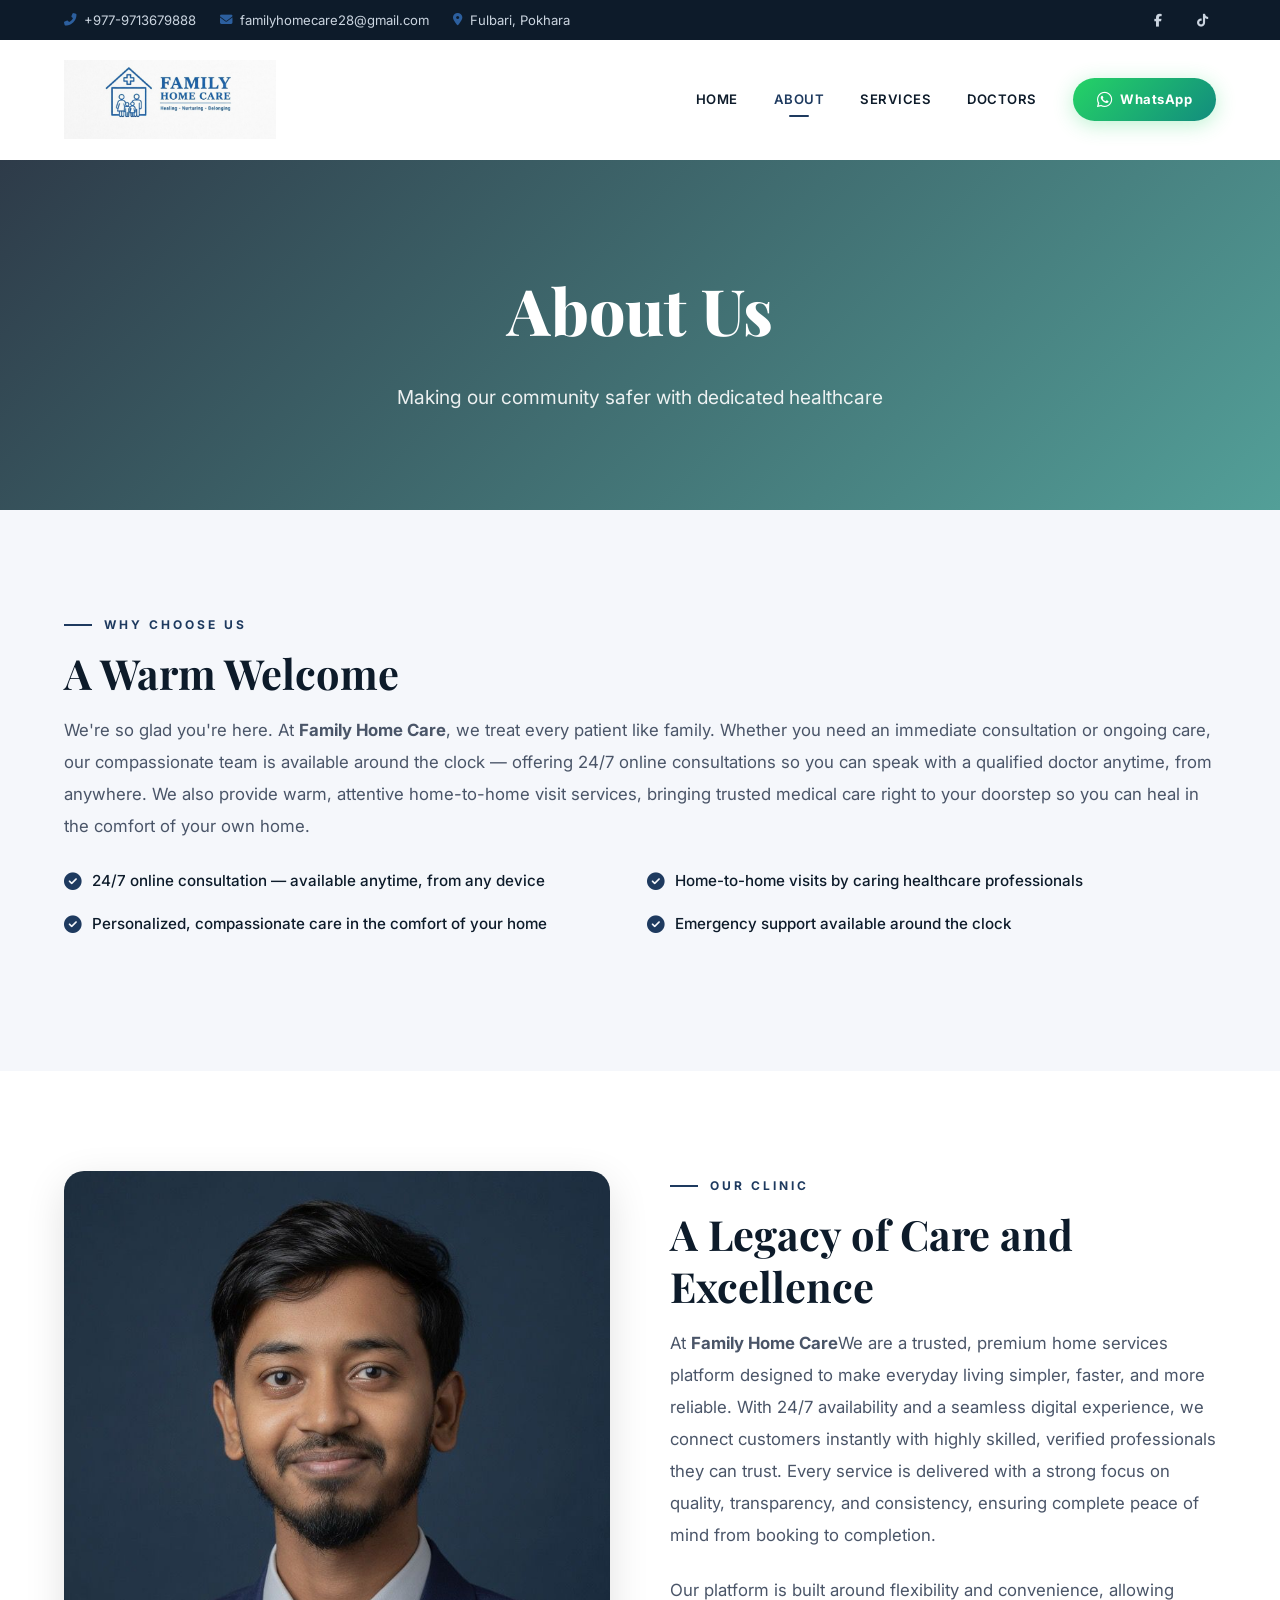
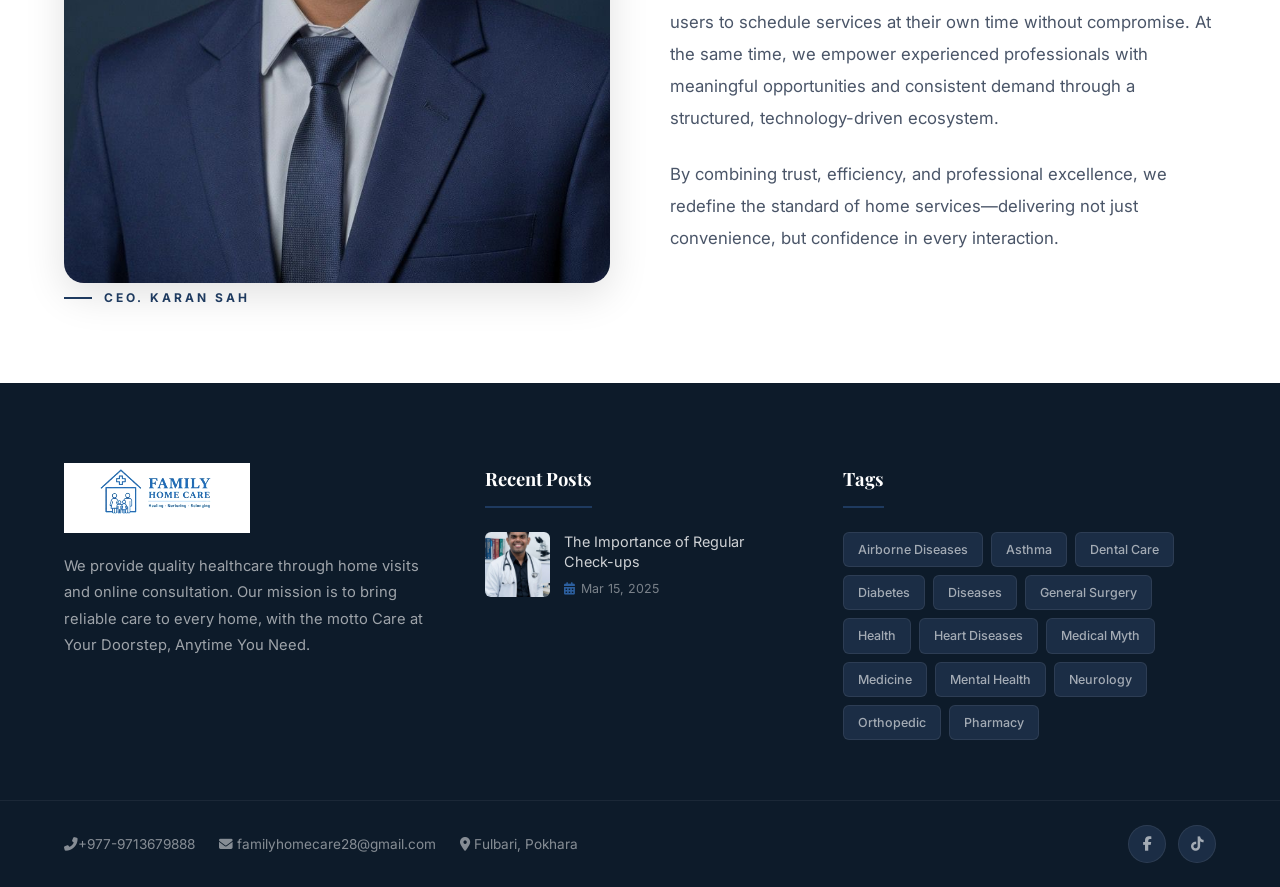
<file: about.html>
<!DOCTYPE html>
<html lang="en">

<head>
    <meta charset="UTF-8">
    <meta name="viewport" content="width=device-width, initial-scale=1.0">
    <title>About Us - Family Home Care</title>
    <meta name="description"
        content="Family First Home CARE services. We provide 24/7 home service, quality medical treatment and more. Care to Cure.">
    <link rel="preconnect" href="https://fonts.googleapis.com">
    <link rel="preconnect" href="https://fonts.gstatic.com" crossorigin>
    <link
        href="https://fonts.googleapis.com/css2?family=Inter:wght@300;400;500;600;700;800;900&family=Playfair+Display:wght@600;700;800&display=swap"
        rel="stylesheet">
    <link rel="stylesheet" href="https://cdnjs.cloudflare.com/ajax/libs/font-awesome/6.5.1/css/all.min.css">
    <link rel="stylesheet" href="style.css">
</head>

<body>
    
    <!-- ===== TOP INFO BAR ===== -->
    <div class="top-bar">
        <div class="container top-bar-inner">
            <div class="top-bar-left">
                <a href="tel:9779713679888"><i class="fas fa-phone-alt"></i>+977-9713679888</a>
                <a href="mailto:familyhomecare28@gmail.com"><i class="fas fa-envelope"></i>
                    familyhomecare28@gmail.com</a>
                <a href="https://maps.app.goo.gl/q5CzoiDmMEraTVjJ8" target="_blank" rel="noopener noreferrer"><i class="fas fa-map-marker-alt"></i> Fulbari, Pokhara</a>
            </div>
            <div class="top-bar-right">
                <a href="https://www.facebook.com/share/1E6NT77NPH/" target="_blank" rel="noopener noreferrer" aria-label="Facebook"><i class="fab fa-facebook-f"></i></a>
                <a href="https://www.tiktok.com/@family.home.care0?_r=1&_t=ZS-966cJo6pKhI" target="_blank" rel="noopener noreferrer" aria-label="TikTok"><i class="fab fa-tiktok"></i></a>
            </div>
        </div>
    </div>
    <!-- ===== NAVIGATION ===== -->
    <header class="navbar" id="navbar">
        <div class="container nav-inner">
            <a href="index.html" class="logo" id="logo">
                <img src="images/mainlogo.jpeg" alt="Family First Home Care Logo" class="logo-img">
                <span class="logo-text"></span>
            </a>
            <nav class="nav-links" id="navLinks">
                <a href="index.html">HOME</a>
                <a href="about.html" class="active">ABOUT</a>
                <a href="services.html">SERVICES</a>
                <a href="doctors.html">DOCTORS</a>
                <a href="https://wa.me/9779713679888?text=Hello%2C%20I%20would%20like%20to%20book%20an%20appointment."
                    class="btn-whatsapp mobile-only" target="_blank" rel="noopener noreferrer"><i
                        class="fab fa-whatsapp"></i> WhatsApp</a>
            </nav>
            <a href="https://wa.me/9779713679888?text=Hello%2C%20I%20would%20like%20to%20book%20an%20appointment."
                class="btn-whatsapp desktop-only" id="btnWhatsapp" target="_blank" rel="noopener noreferrer"><i
                    class="fab fa-whatsapp"></i> WhatsApp</a>
            <button class="mobile-toggle" id="mobileToggle" aria-label="Toggle menu">
                <span></span><span></span><span></span>
            </button>
        </div>
    </header>

    <!-- ===== PAGE HEADER ===== -->
    <section class="page-header"
        style="background-image: url('https://images.unsplash.com/photo-1519494026892-80bbd2d6fd0d?w=1600&q=80');">
        <div class="page-header-overlay"></div>
        <div class="container page-header-content">
            <h1>About Us</h1>
            <p>Making our community safer with dedicated healthcare</p>
        </div>
    </section>

     <!-- ===== Intro ===== -->
    <section class="about-description" style="padding: 100px 0;">
        <div class="container about-grid" style="align-items: stretch; display: block;">
            <div class="about-text">
                <span class="section-label">Why choose us</span>
                <h2 class="section-title">A Warm Welcome</h2>
                <div style="line-height: 1.9; color: var(--text-body); font-size: 1.1rem; text-align: left;">
                    <p style="margin-bottom: 24px;">We're so glad you're here. At <strong> Family Home Care</strong>, 
                        we treat every patient like family. Whether you need an immediate consultation or ongoing care, 
                        our compassionate team is available around the clock — offering 24/7 online consultations 
                        so you can speak with a qualified doctor anytime, from anywhere. We also provide warm, 
                        attentive home-to-home visit services, bringing trusted medical care right to your doorstep 
                        so you can heal in the comfort of your own home.
                    </p>
                    <div class="about-features">
                    <div class="about-feature"><i class="fas fa-check-circle"></i> 24/7 online consultation — available anytime, from any device</div>
                    <div class="about-feature"><i class="fas fa-check-circle"></i> Home-to-home visits by caring healthcare professionals</div>
                    <div class="about-feature"><i class="fas fa-check-circle"></i> Personalized, compassionate care in the comfort of your home</div>
                    <div class="about-feature"><i class="fas fa-check-circle"></i> Emergency support available around the clock</div>
                </div>
                </div>
            </div>
        </div>
    </section>

    <!-- ===== CLINIC DESCRIPTION ===== -->
    <section class="about-section" style="padding: 100px 0;">
        <div class="container about-grid" style="align-items: stretch;">
            <div class="about-image" style="height: 100%;">
                <img src="./images/ceo.jpeg" alt="Clinic Facility"
                    style="border-radius: 20px; height: 100%; object-fit: cover;">
                <div class="CEO_Image">  </div>
                <p class="section-label text-12px text-align-center">CEO. Karan Sah</p>
            </div>
            <div class="about-text">
                <span class="section-label">OUR CLINIC</span>
                <h2 class="section-title">A Legacy of Care and Excellence</h2>
                <div style="line-height: 1.9; color: var(--text-body); font-size: 1.1rem; text-align: left;">
                    <p style="margin-bottom: 24px;">At <strong>Family Home Care</strong>We are a trusted, premium
                        home services platform designed
                        to make everyday living simpler, faster, and more reliable. With 24/7 availability and a
                        seamless digital experience, we connect
                        customers instantly with highly skilled, verified professionals they can trust. Every service is
                        delivered with a strong focus on
                        quality, transparency, and consistency, ensuring complete peace of mind from booking to
                        completion.
                    </p>
                    <p style="margin-bottom: 24px;">Our platform is built around flexibility and convenience, allowing
                        users to schedule services at their
                        own time without compromise. At the same time, we empower experienced professionals with
                        meaningful opportunities and consistent
                        demand through a structured, technology-driven ecosystem.
                    </p>
                    <p>By combining trust, efficiency, and professional excellence, we redefine the standard of home
                        services—delivering not just
                        convenience, but confidence in every interaction.
                    </p>
                </div>
            </div>
        </div>
    </section>

    <!-- ===== FOOTER ===== -->
    <footer class="footer">
        <div class="container footer-grid">
            <div class="footer-about">
                <div class="footer-logo">
                    <img src="images/mainlogo.jpeg" alt="Family First Home Care Logo" class="logo-img footer-logo-img">
                </div>
                <p>We provide quality healthcare through home visits and online consultation. Our mission is
                   to bring reliable care to every home, with the motto Care at Your Doorstep, Anytime You Need.
                </p>
            </div>
            <div class="footer-posts">
                <h4>Recent Posts</h4>
                <div class="footer-post">
                    <img src="./images/maindoc.jpeg">
                    <div>
                        <a href="#">The Importance of Regular Check-ups</a>
                        <span><i class="fas fa-calendar-alt"></i> Mar 15, 2025</span>
                    </div>
                </div>
            </div>
            <div class="footer-tags">
                <h4>Tags</h4>
                <div class="tags-cloud">
                    <a href="#">Airborne Diseases</a>
                    <a href="#">Asthma</a>
                    <a href="#">Dental Care</a>
                    <a href="#">Diabetes</a>
                    <a href="#">Diseases</a>
                    <a href="#">General Surgery</a>
                    <a href="#">Health</a>
                    <a href="#">Heart Diseases</a>
                    <a href="#">Medical Myth</a>
                    <a href="#">Medicine</a>
                    <a href="#">Mental Health</a>
                    <a href="#">Neurology</a>
                    <a href="#">Orthopedic</a>
                    <a href="#">Pharmacy</a>
                </div>
            </div>
        </div>
        <div class="footer-bottom">
            <div class="container footer-bottom-inner">
                <div class="footer-links">
                    <a href="tel:9779713679888"><i class="fas fa-phone-alt"></i>+977-9713679888</a>
                    <a href="mailto:familyhomecare28@gmail.com"><i class="fas fa-envelope"></i>
                        familyhomecare28@gmail.com</a>
                    <a href="https://maps.app.goo.gl/q5CzoiDmMEraTVjJ8" target="_blank" rel="noopener noreferrer"><i class="fas fa-map-marker-alt"></i> Fulbari, Pokhara</a>
                </div>
                <div class="footer-social">
                    <a href="https://www.facebook.com/share/1E6NT77NPH/" target="_blank" rel="noopener noreferrer" aria-label="Facebook"><i class="fab fa-facebook-f"></i></a>
                    <a href="https://www.tiktok.com/@family.home.care0?_r=1&_t=ZS-966cJo6pKhI" target="_blank" rel="noopener noreferrer" aria-label="TikTok"><i class="fab fa-tiktok"></i></a>
                </div>
            </div>
        </div>
    </footer>

    <!-- ===== BACK TO TOP ===== -->
    <button class="back-to-top" id="backToTop" aria-label="Back to top"><i class="fas fa-chevron-up"></i></button>

    <script src="script.js"></script>
</body>

</html>
</file>
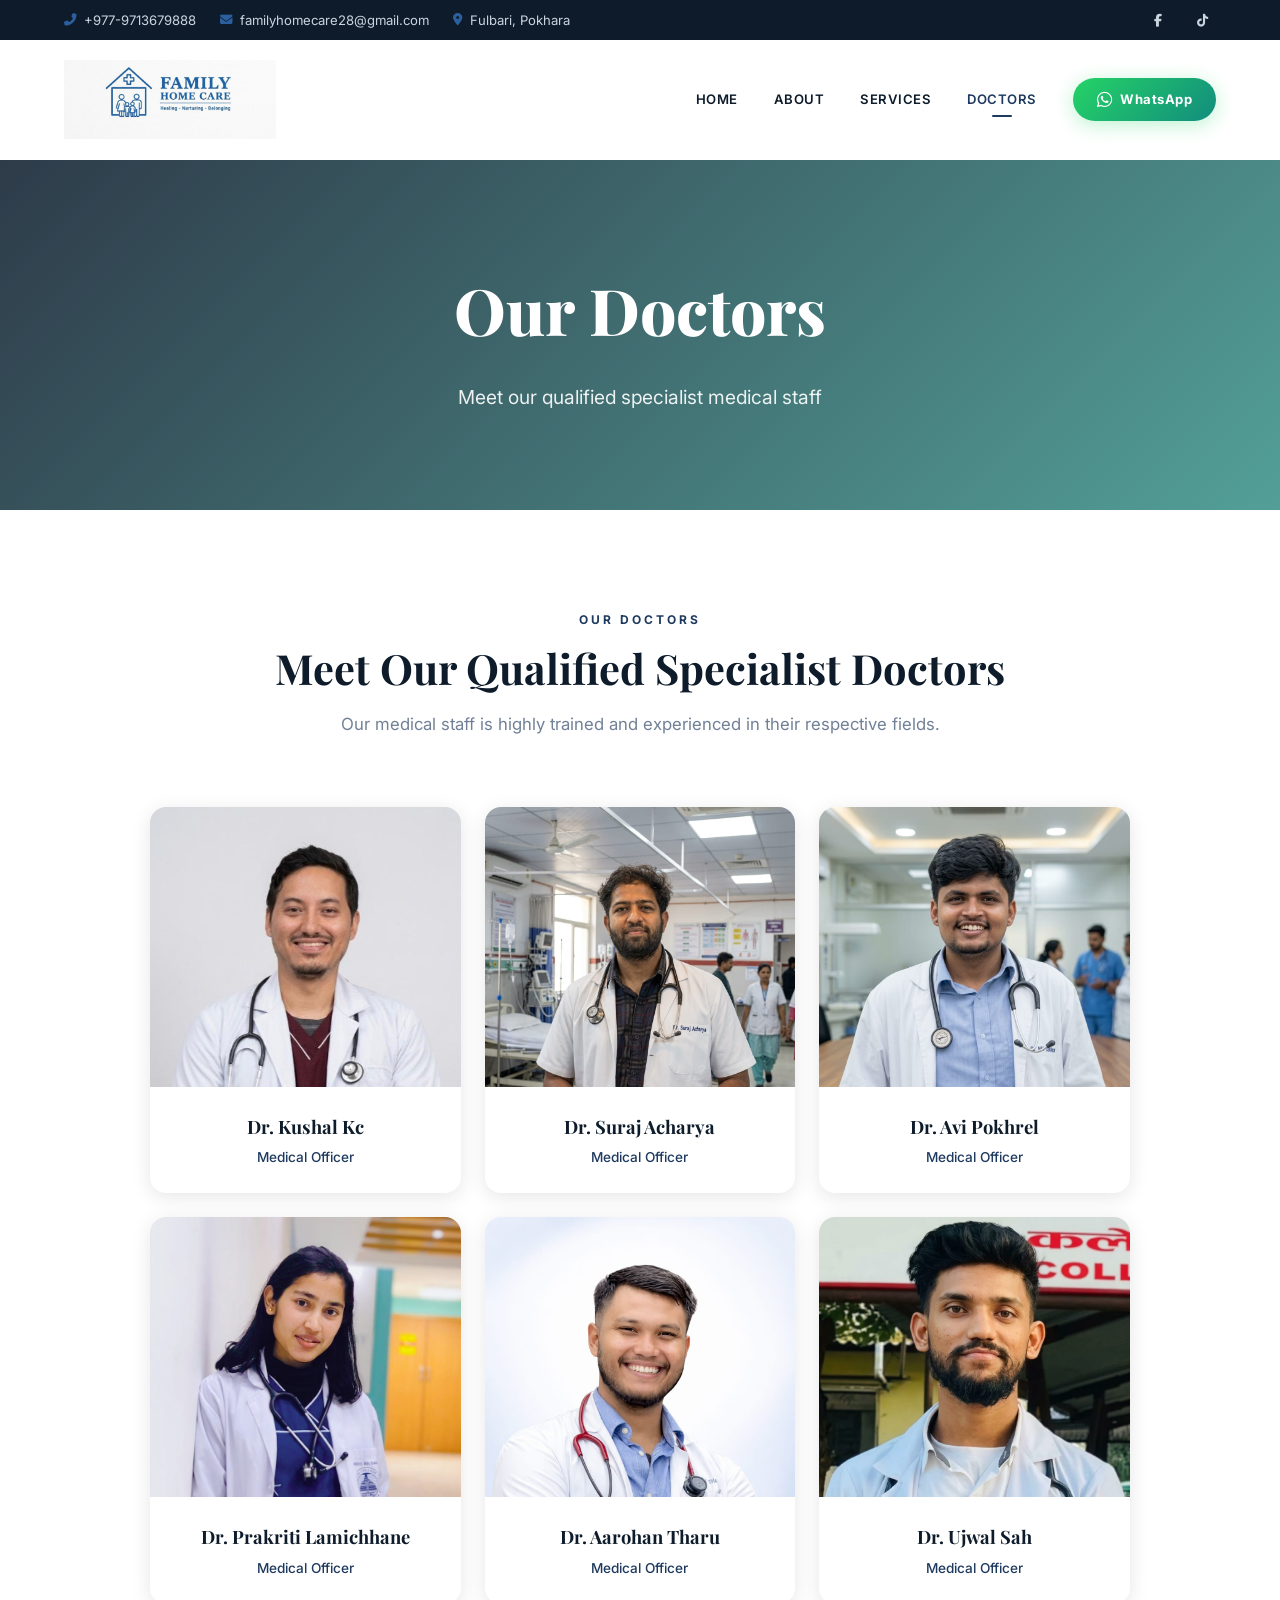
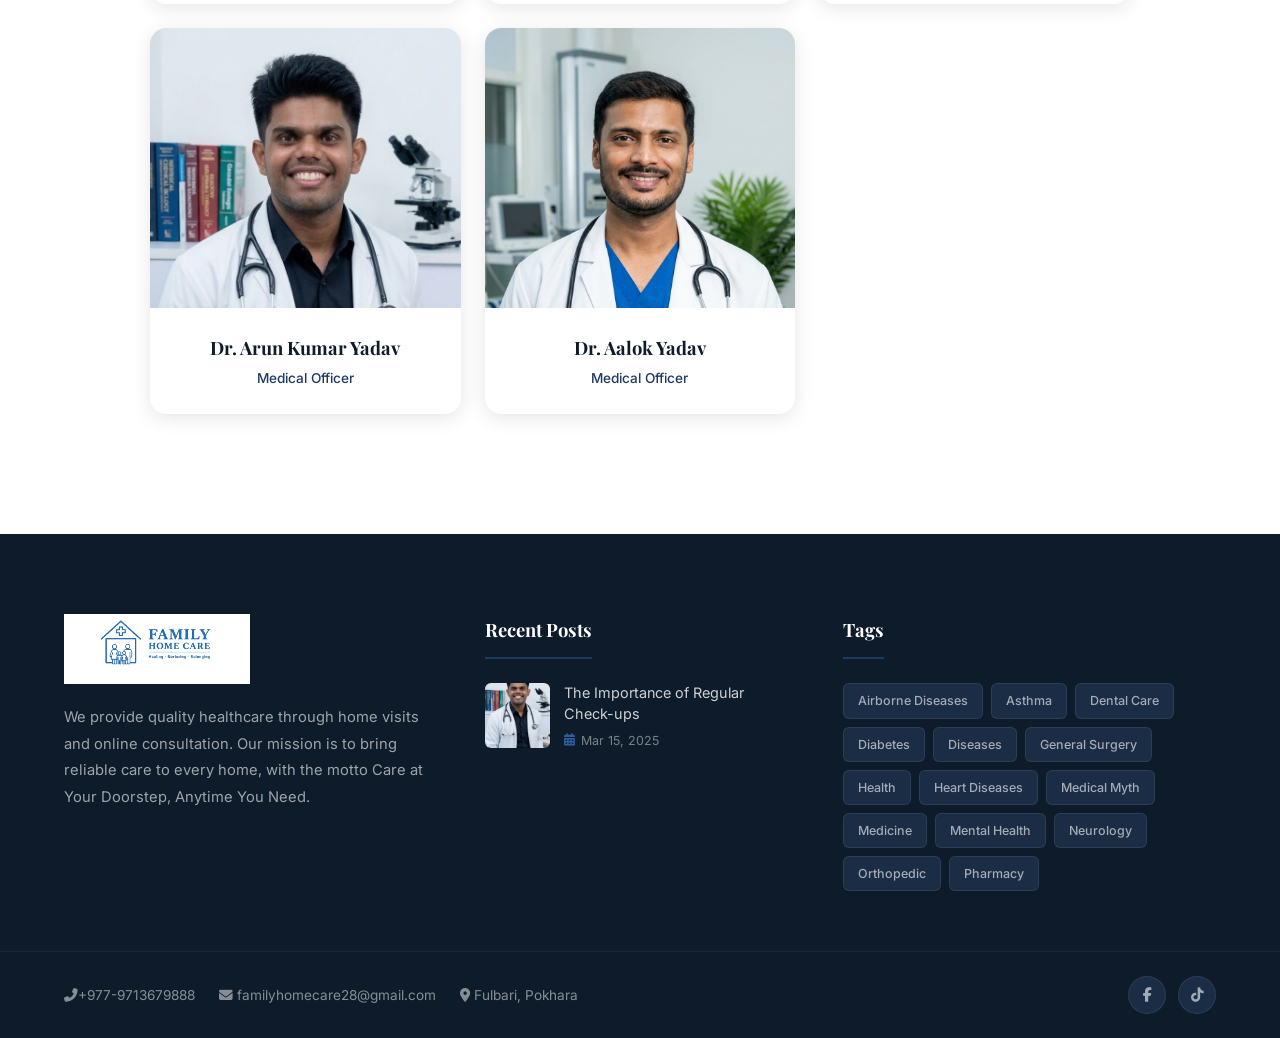
<file: doctors.html>
<!DOCTYPE html>
<html lang="en">

<head>
    <meta charset="UTF-8">
    <meta name="viewport" content="width=device-width, initial-scale=1.0">
    <title>Doctors - Family First Home Care</title>
    <meta name="description" content="Family First Home CARE - Meet our qualified specialist doctors.">
    <link rel="preconnect" href="https://fonts.googleapis.com">
    <link rel="preconnect" href="https://fonts.gstatic.com" crossorigin>
    <link
        href="https://fonts.googleapis.com/css2?family=Inter:wght@300;400;500;600;700;800;900&family=Playfair+Display:wght@600;700;800&display=swap"
        rel="stylesheet">
    <link rel="stylesheet" href="https://cdnjs.cloudflare.com/ajax/libs/font-awesome/6.5.1/css/all.min.css">
    <link rel="stylesheet" href="style.css">
</head>

<body>
    <!-- ===== TOP INFO BAR ===== -->
    <div class="top-bar">
        <div class="container top-bar-inner">
            <div class="top-bar-left">
                <a href="tel:9779713679888"><i class="fas fa-phone-alt"></i>+977-9713679888</a>
                <a href="mailto:familyhomecare28@gmail.com"><i class="fas fa-envelope"></i>
                    familyhomecare28@gmail.com</a>
                <a href="https://maps.app.goo.gl/q5CzoiDmMEraTVjJ8" target="_blank" rel="noopener noreferrer"><i class="fas fa-map-marker-alt"></i> Fulbari, Pokhara</a>
            </div>
            <div class="top-bar-right">
                <a href="https://www.facebook.com/share/1E6NT77NPH/" target="_blank" rel="noopener noreferrer" aria-label="Facebook"><i class="fab fa-facebook-f"></i></a>
                <a href="https://www.tiktok.com/@family.home.care0?_r=1&_t=ZS-966cJo6pKhI" target="_blank" rel="noopener noreferrer" aria-label="TikTok"><i class="fab fa-tiktok"></i></a>
            </div>
        </div>
    </div>

    <!-- ===== NAVIGATION ===== -->
    <header class="navbar" id="navbar">
        <div class="container nav-inner">
            <a href="index.html" class="logo" id="logo">
                <img src="images/mainlogo.jpeg" alt="Family First Home Care Logo" class="logo-img">
                <span class="logo-text"></span>
            </a>
            <nav class="nav-links" id="navLinks">
                <a href="index.html">HOME</a>
                <a href="about.html">ABOUT</a>
                <a href="services.html">SERVICES</a>
                <a href="doctors.html" class="active">DOCTORS</a>
                <a href="https://wa.me/9779713679888?text=Hello%2C%20I%20would%20like%20to%20book%20an%20appointment."
                    class="btn-whatsapp mobile-only" target="_blank" rel="noopener noreferrer"><i
                        class="fab fa-whatsapp"></i> WhatsApp</a>
            </nav>
            <a href="https://wa.me/9779713679888?text=Hello%2C%20I%20would%20like%20to%20book%20an%20appointment."
                class="btn-whatsapp desktop-only" id="btnWhatsapp" target="_blank" rel="noopener noreferrer"><i
                    class="fab fa-whatsapp"></i> WhatsApp</a>
            <button class="mobile-toggle" id="mobileToggle" aria-label="Toggle menu">
                <span></span><span></span><span></span>
            </button>
        </div>
    </header>

    <!-- ===== PAGE HEADER ===== -->
    <section class="page-header"
        style="background-image: url('https://images.unsplash.com/photo-1638202993928-7267aad84c31?w=1600&q=80');">
        <div class="page-header-overlay"></div>
        <div class="container page-header-content">
            <h1>Our Doctors</h1>
            <p>Meet our qualified specialist medical staff</p>
        </div>
    </section>

    <!-- ===== DOCTORS ===== -->
    <section class="doctors-section" id="doctors">
        <div class="container">
            <span class="section-label center">OUR DOCTORS</span>
            <h2 class="section-title center">Meet Our Qualified Specialist Doctors</h2>
            <p class="section-desc center">Our medical staff is highly trained and experienced in their respective
                fields.</p>

            <!-- Other Doctors Grid -->
            <div class="doctors-grid">
                <div class="doctor-card" id="doctor1">
                    <div class="doctor-image">
                        <img src="./images/doc7.jpeg" alt="Dr. Ujwal Sah">
                        <div class="doctor-overlay">
                            <div class="doctor-socials">
                                <a href="#"><i class="fab fa-facebook-f"></i></a>
                                <a href="#"><i class="fab fa-twitter"></i></a>
                                <a href="#"><i class="fab fa-linkedin-in"></i></a>
                            </div>
                        </div>
                    </div>
                    <div class="doctor-info">
                        <h4>Dr. Kushal Kc</h4>
                        <p>Medical Officer</p>
                    </div>
                </div>
                <div class="doctor-card" id="doctor2">
                    <div class="doctor-image">
                        <img src="./images/doc2.jpeg" alt="Dr. Suraj Acharya">
                        <div class="doctor-overlay">
                            <div class="doctor-socials">
                                <a href="#"><i class="fab fa-facebook-f"></i></a>
                                <a href="#"><i class="fab fa-twitter"></i></a>
                                <a href="#"><i class="fab fa-linkedin-in"></i></a>
                            </div>
                        </div>
                    </div>
                    <div class="doctor-info">
                        <h4>Dr. Suraj Acharya</h4>
                        <p>Medical Officer</p>
                    </div>
                </div>
                <div class="doctor-card" id="doctor3">
                    <div class="doctor-image">
                        <img src="./images/doc3.jpeg" alt="Dr. Avi Pokhrel">
                        <div class="doctor-overlay">
                            <div class="doctor-socials">
                                <a href="#"><i class="fab fa-facebook-f"></i></a>
                                <a href="#"><i class="fab fa-twitter"></i></a>
                                <a href="#"><i class="fab fa-linkedin-in"></i></a>
                            </div>
                        </div>
                    </div>
                    <div class="doctor-info">
                        <h4>Dr. Avi Pokhrel</h4>
                        <p>Medical Officer</p>
                    </div>
                </div>
                <div class="doctor-card" id="doctor4">
                    <div class="doctor-image">
                        <img src="./images/doc4.jpeg" alt="Dr. Prakriti Lamichhane">
                        <div class="doctor-overlay">
                            <div class="doctor-socials">
                                <a href="#"><i class="fab fa-facebook-f"></i></a>
                                <a href="#"><i class="fab fa-twitter"></i></a>
                                <a href="#"><i class="fab fa-linkedin-in"></i></a>
                            </div>
                        </div>
                    </div>
                    <div class="doctor-info">
                        <h4>Dr. Prakriti Lamichhane</h4>
                        <p>Medical Officer</p>
                    </div>
                </div>
                <div class="doctor-card" id="doctor5">
                    <div class="doctor-image">
                        <img src="./images/doc5.jpeg" alt="Dr. Aarohan Tharu">
                        <div class="doctor-overlay">
                            <div class="doctor-socials">
                                <a href="#"><i class="fab fa-facebook-f"></i></a>
                                <a href="#"><i class="fab fa-twitter"></i></a>
                                <a href="#"><i class="fab fa-linkedin-in"></i></a>
                            </div>
                        </div>
                    </div>
                    <div class="doctor-info">
                        <h4>Dr. Aarohan Tharu</h4>
                        <p>Medical Officer</p>
                    </div>
                </div>
                <div class="doctor-card" id="doctor6">
                    <div class="doctor-image">
                        <img src="./images/doc6.jpeg" alt="Dr. Ujwal Sah">
                        <div class="doctor-overlay">
                            <div class="doctor-socials">
                                <a href="#"><i class="fab fa-facebook-f"></i></a>
                                <a href="#"><i class="fab fa-twitter"></i></a>
                                <a href="#"><i class="fab fa-linkedin-in"></i></a>
                            </div>
                        </div>
                    </div>
                    <div class="doctor-info">
                        <h4>Dr. Ujwal Sah</h4>
                        <p>Medical Officer</p>
                    </div>
                </div>
                    <div class="doctor-card" id="doctor7">
                        <div class="doctor-image">
                            <img src="./images/maindoc.jpeg" alt="Dr. Arun Kumar Yadav">
                            <div class="doctor-overlay">
                                <div class="doctor-socials">
                                    <a href="#"><i class="fab fa-facebook-f"></i></a>
                                    <a href="#"><i class="fab fa-twitter"></i></a>
                                    <a href="#"><i class="fab fa-linkedin-in"></i></a>
                                </div>
                            </div>
                        </div>
                        <div class="doctor-info">
                            <h4>Dr. Arun Kumar Yadav</h4>
                            <p>Medical Officer</p>
                        </div>
                    </div>
                    <div class="doctor-card" id="doctor8">
                        <div class="doctor-image">
                            <img src="./images/doc1.jpeg" alt="Dr. Aalok Yadav">
                            <div class="doctor-overlay">
                                <div class="doctor-socials">
                                    <a href="#"><i class="fab fa-facebook-f"></i></a>
                                    <a href="#"><i class="fab fa-twitter"></i></a>
                                    <a href="#"><i class="fab fa-linkedin-in"></i></a>
                                </div>
                            </div>
                        </div>
                        <div class="doctor-info">
                            <h4>Dr. Aalok Yadav</h4>
                            <p>Medical Officer</p>
                        </div>
                    </div>
            </div>
        </div>
    </section>

    <!-- ===== FOOTER ===== -->
    <footer class="footer">
        <div class="container footer-grid">
            <div class="footer-about">
                <div class="footer-logo">
                    <img src="images/mainlogo.jpeg" alt="Family First Home Care Logo" class="logo-img footer-logo-img">
                </div>
                <p>We provide quality healthcare through home visits and online consultation. Our mission is
                   to bring reliable care to every home, with the motto Care at Your Doorstep, Anytime You Need.
                </p>
            </div>
            <div class="footer-posts">
                <h4>Recent Posts</h4>
                <div class="footer-post">
                    <img src="./images/maindoc.jpeg">
                    <div>
                        <a href="#">The Importance of Regular Check-ups</a>
                        <span><i class="fas fa-calendar-alt"></i> Mar 15, 2025</span>
                    </div>
                </div>
            </div>
            <div class="footer-tags">
                <h4>Tags</h4>
                <div class="tags-cloud">
                    <a href="#">Airborne Diseases</a>
                    <a href="#">Asthma</a>
                    <a href="#">Dental Care</a>
                    <a href="#">Diabetes</a>
                    <a href="#">Diseases</a>
                    <a href="#">General Surgery</a>
                    <a href="#">Health</a>
                    <a href="#">Heart Diseases</a>
                    <a href="#">Medical Myth</a>
                    <a href="#">Medicine</a>
                    <a href="#">Mental Health</a>
                    <a href="#">Neurology</a>
                    <a href="#">Orthopedic</a>
                    <a href="#">Pharmacy</a>
                </div>
            </div>
        </div>
        <div class="footer-bottom">
            <div class="container footer-bottom-inner">
                <div class="footer-links">
                    <a href="tel:9779713679888"><i class="fas fa-phone-alt"></i>+977-9713679888</a>
                    <a href="mailto:familyhomecare28@gmail.com"><i class="fas fa-envelope"></i>
                        familyhomecare28@gmail.com</a>
                    <a href="https://maps.app.goo.gl/q5CzoiDmMEraTVjJ8" target="_blank" rel="noopener noreferrer"><i class="fas fa-map-marker-alt"></i> Fulbari, Pokhara</a>
                </div>
                <div class="footer-social">
                    <a href="https://www.facebook.com/share/1E6NT77NPH/" target="_blank" rel="noopener noreferrer" aria-label="Facebook"><i class="fab fa-facebook-f"></i></a>
                    <a href="https://www.tiktok.com/@family.home.care0?_r=1&_t=ZS-966cJo6pKhI" target="_blank" rel="noopener noreferrer" aria-label="TikTok"><i class="fab fa-tiktok"></i></a>
                </div>
            </div>
        </div>
    </footer>

    <!-- ===== BACK TO TOP ===== -->
    <button class="back-to-top" id="backToTop" aria-label="Back to top"><i class="fas fa-chevron-up"></i></button>

    <script src="script.js"></script>
</body>

</html>
</file>
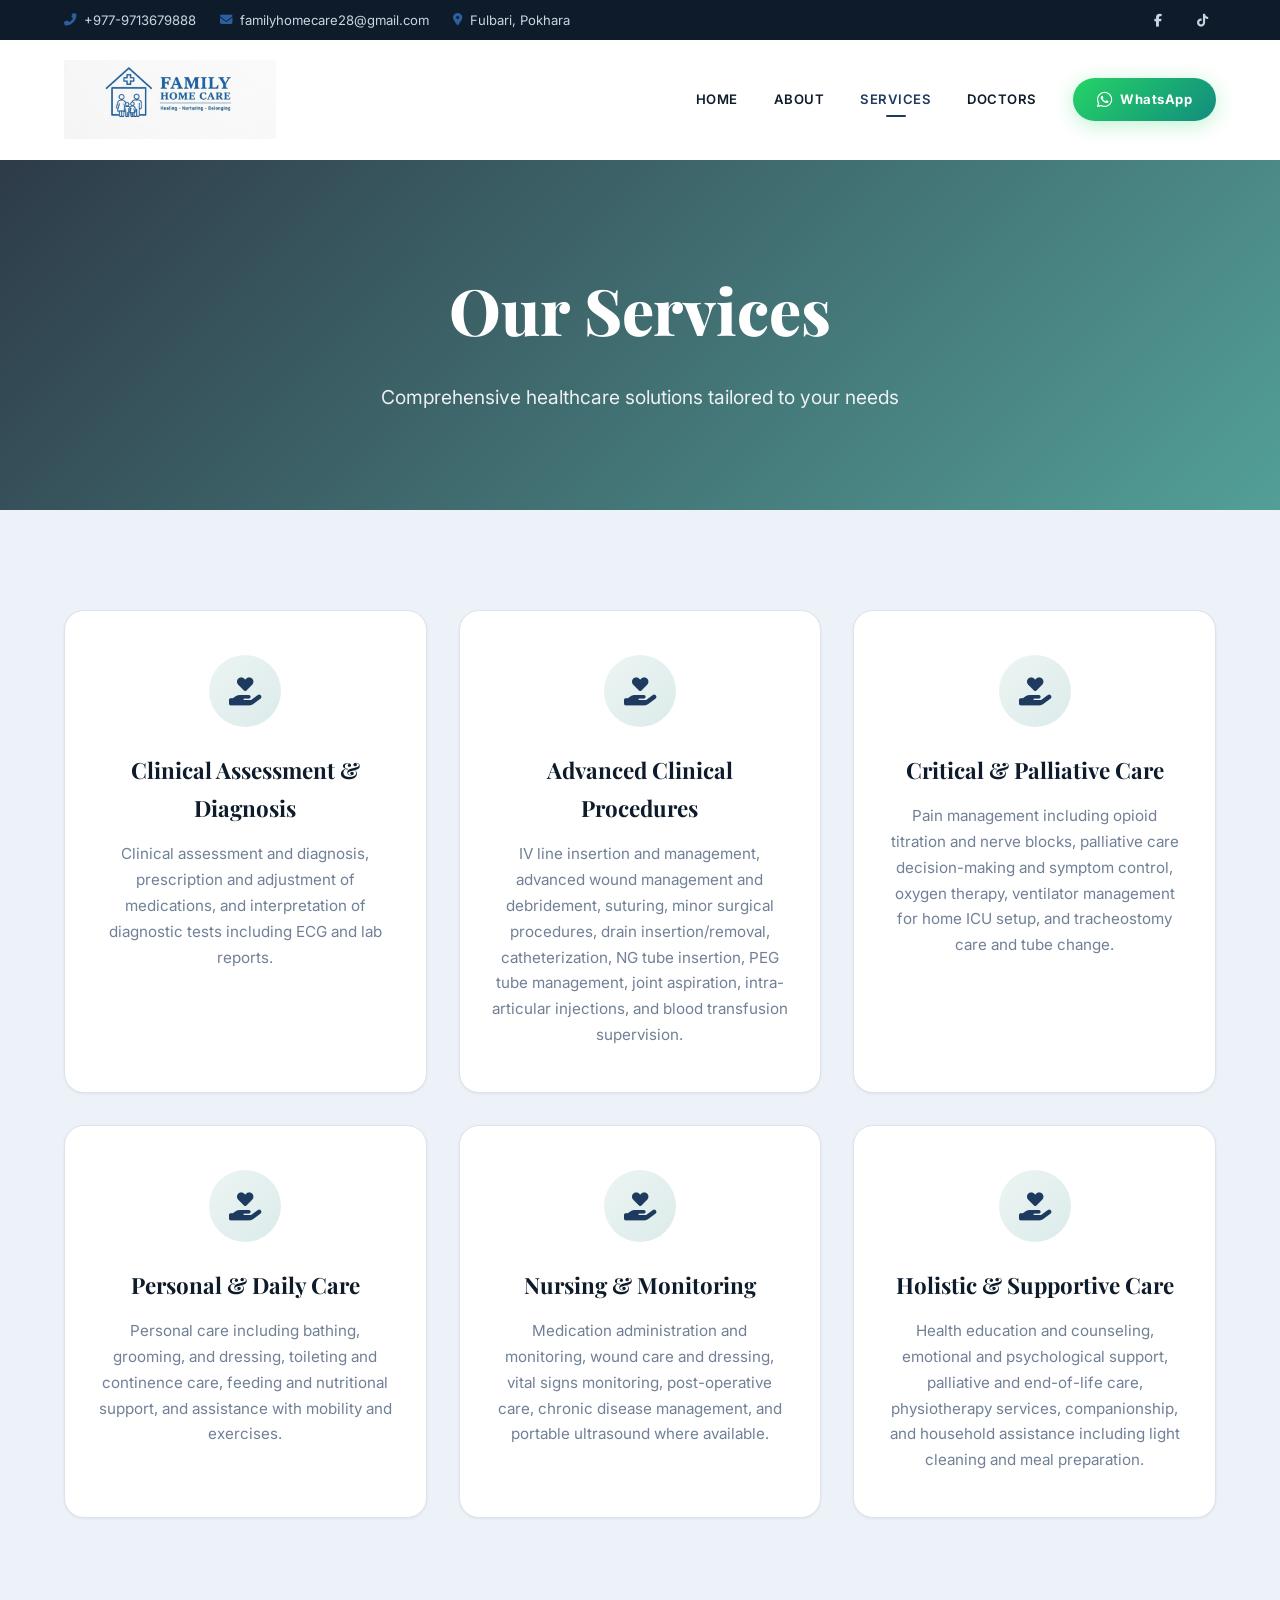
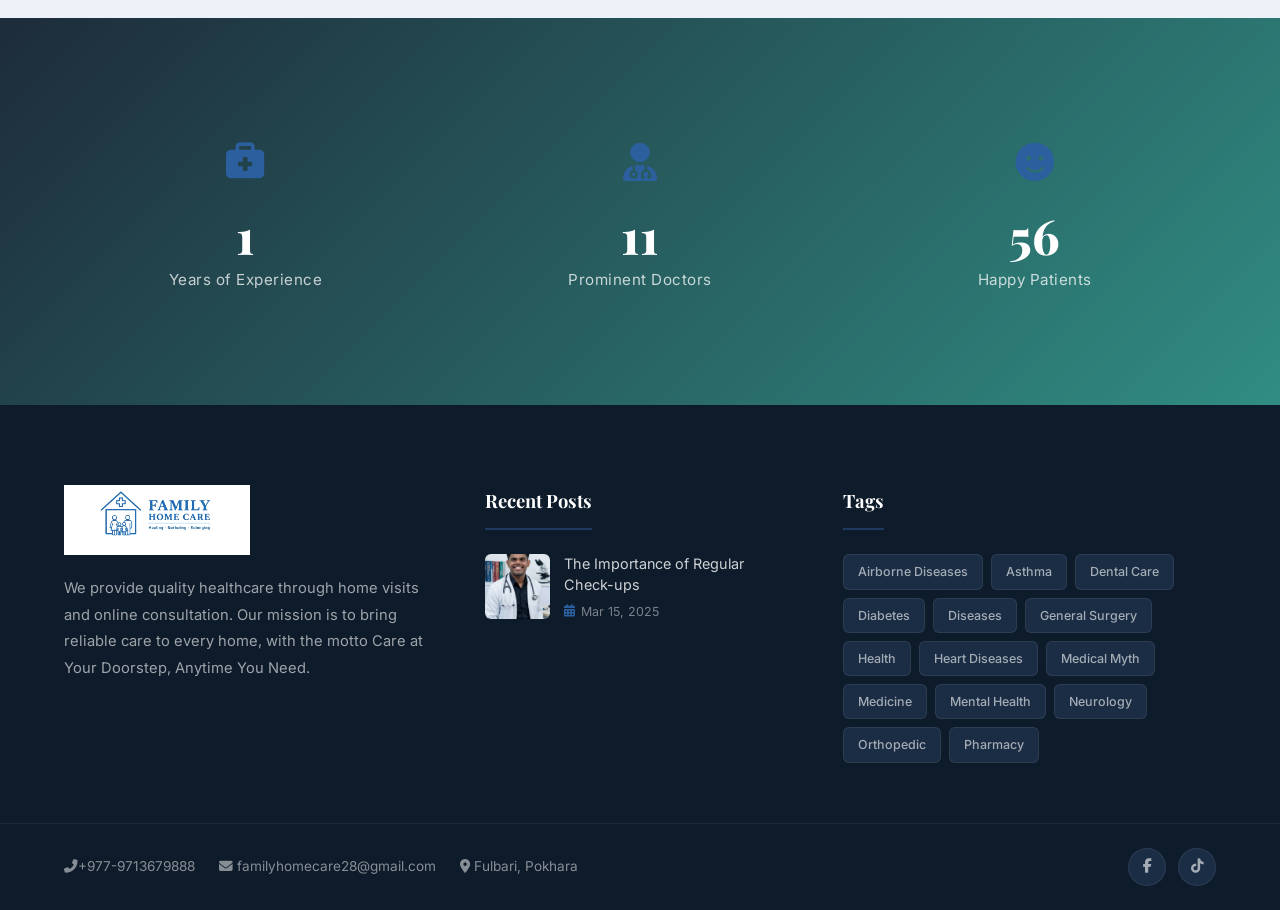
<file: services.html>
<!DOCTYPE html>
<html lang="en">

<head>
    <meta charset="UTF-8">
    <meta name="viewport" content="width=device-width, initial-scale=1.0">
    <title>Services - Family Home Care</title>
    <meta name="description" content="Family Home Care - About our mission, team and vision for healthcare.">
    <link rel="preconnect" href="https://fonts.googleapis.com">
    <link rel="preconnect" href="https://fonts.gstatic.com" crossorigin>
    <link
        href="https://fonts.googleapis.com/css2?family=Inter:wght@300;400;500;600;700;800;900&family=Playfair+Display:wght@600;700;800&display=swap"
        rel="stylesheet">
    <link rel="stylesheet" href="https://cdnjs.cloudflare.com/ajax/libs/font-awesome/6.5.1/css/all.min.css">
    <link rel="stylesheet" href="style.css">
</head>

<body>
    <!-- ===== TOP INFO BAR ===== -->
    <div class="top-bar">
        <div class="container top-bar-inner">
            <div class="top-bar-left">
                <a href="tel:9779713679888"><i class="fas fa-phone-alt"></i>+977-9713679888</a>
                <a href="mailto:familyhomecare28@gmail.com"><i class="fas fa-envelope"></i>
                    familyhomecare28@gmail.com</a>
                <a href="https://maps.app.goo.gl/q5CzoiDmMEraTVjJ8" target="_blank" rel="noopener noreferrer"><i class="fas fa-map-marker-alt"></i> Fulbari, Pokhara</a>
            </div>
            <div class="top-bar-right">
                <a href="https://www.facebook.com/share/1E6NT77NPH/" target="_blank" rel="noopener noreferrer" aria-label="Facebook"><i class="fab fa-facebook-f"></i></a>
                <a href="https://www.tiktok.com/@family.home.care0?_r=1&_t=ZS-966cJo6pKhI" target="_blank" rel="noopener noreferrer" aria-label="TikTok"><i class="fab fa-tiktok"></i></a>
            </div>
        </div>
    </div>

    <!-- ===== NAVIGATION ===== -->
    <header class="navbar" id="navbar">
        <div class="container nav-inner">
            <a href="index.html" class="logo" id="logo">
                <img src="images/mainlogo.jpeg" alt="Family Home Care Logo" class="logo-img">
                <span class="logo-text"></span>
            </a>
            <nav class="nav-links" id="navLinks">
                <a href="index.html">HOME</a>
                <a href="about.html">ABOUT</a>
                <a href="services.html" class="active">SERVICES</a>
                <a href="doctors.html">DOCTORS</a>
                <a href="https://wa.me/9779713679888?text=Hello%2C%20I%20would%20like%20to%20book%20an%20appointment."
                    class="btn-whatsapp mobile-only" target="_blank" rel="noopener noreferrer"><i
                        class="fab fa-whatsapp"></i> WhatsApp</a>
            </nav>
            <a href="https://wa.me/9779713679888?text=Hello%2C%20I%20would%20like%20to%20book%20an%20appointment."
                class="btn-whatsapp desktop-only" id="btnWhatsapp" target="_blank" rel="noopener noreferrer"><i
                    class="fab fa-whatsapp"></i> WhatsApp</a>
            <button class="mobile-toggle" id="mobileToggle" aria-label="Toggle menu">
                <span></span><span></span><span></span>
            </button>
        </div>
    </header>

    <!-- ===== PAGE HEADER ===== -->
    <section class="page-header"
        style="background-image: url('https://images.unsplash.com/photo-1504439468489-c8920d796a29?w=1600&q=80');">
        <div class="page-header-overlay"></div>
        <div class="container page-header-content">
            <h1>Our Services</h1>
            <p>Comprehensive healthcare solutions tailored to your needs</p>
        </div>
    </section>

    <!-- ===== MISSION / VISION / MOTTO ===== -->
    <section class="mvm-section">
        <div class="container mvm-grid">
            <div class="mvm-card" id="mvmMission">
                <div class="mvm-icon"><i class="fas fa-hand-holding-heart"></i></div>
                <h3>Clinical Assessment & Diagnosis</h3>
                <p>Clinical assessment and diagnosis, prescription and adjustment of medications,
                    and interpretation of diagnostic tests including ECG and lab reports.
                </p>
            </div>
            <div class="mvm-card" id="mvmVision">
                <div class="mvm-icon"><i class="fas fa-hand-holding-heart"></i></div>
                <h3>Advanced Clinical Procedures</h3>
                <p>IV line insertion and management, advanced wound management and debridement,
                     suturing, minor surgical procedures, drain insertion/removal, catheterization,
                      NG tube insertion, PEG tube management, joint aspiration, intra-articular injections,
                       and blood transfusion supervision.
                </p>
            </div>
            <div class="mvm-card" id="mvmMotto">
                <div class="mvm-icon"><i class="fas fa-hand-holding-heart"></i></div>
                <h3>Critical & Palliative Care</h3>
                <p>Pain management including opioid titration and nerve blocks,
                     palliative care decision-making and symptom control, oxygen therapy,
                      ventilator management for home ICU setup, and tracheostomy care and tube change.
                </p>
            </div>
            <div class="mvm-card" id="mvmMotto">
                <div class="mvm-icon"><i class="fas fa-hand-holding-heart"></i></div>
                <h3>Personal & Daily Care</h3>
                <p>Personal care including bathing, grooming, and dressing, 
                   toileting and continence care, feeding and nutritional support,
                   and assistance with mobility and exercises.
                </p>
            </div>
            <div class="mvm-card" id="mvmMotto">
                <div class="mvm-icon"><i class="fas fa-hand-holding-heart"></i></div>
                <h3>Nursing & Monitoring</h3>
                <p>Medication administration and monitoring, wound care and dressing, 
                   vital signs monitoring, post-operative care, chronic disease management,
                   and portable ultrasound where available.
                </p>
            </div>
            <div class="mvm-card" id="mvmMotto">
                <div class="mvm-icon"><i class="fas fa-hand-holding-heart"></i></div>
                <h3>Holistic & Supportive Care</h3>
                <p>Health education and counseling, emotional and psychological support,
                   palliative and end-of-life care, physiotherapy services, companionship,
                   and household assistance including light cleaning and meal preparation.
                </p>
            </div>
        </div>
    </section>

    <!-- ===== STATS COUNTER ===== -->
    <section class="stats-section">
        <div class="stats-overlay"></div>
        <div class="container stats-grid">
            <div class="stat-item" id="stat1">
                <div class="stat-icon"><i class="fas fa-briefcase-medical"></i></div>
                <div class="stat-number" data-target="1">0</div>
                <div class="stat-label">Years of Experience</div>
            </div>
            <div class="stat-item" id="stat2">
                <div class="stat-icon"><i class="fas fa-user-md"></i></div>
                <div class="stat-number" data-target="20">0</div>
                <div class="stat-label">Prominent Doctors</div>
            </div>
            <div class="stat-item" id="stat3">
                <div class="stat-icon"><i class="fas fa-smile"></i></div>
                <div class="stat-number" data-target="100">0</div>
                <div class="stat-label">Happy Patients</div>
            </div>
        </div>
    </section>

    <!-- ===== FOOTER ===== -->
    <footer class="footer">
        <div class="container footer-grid">
            <div class="footer-about">
                <div class="footer-logo">
                    <img src="images/mainlogo.jpeg" alt="Family Home Care Logo" class="logo-img footer-logo-img">
                </div>
                <p>We provide quality healthcare through home visits and online consultation. Our mission is
                   to bring reliable care to every home, with the motto Care at Your Doorstep, Anytime You Need.
                </p>
            </div>
            <div class="footer-posts">
                <h4>Recent Posts</h4>
                <div class="footer-post">
                    <img src="./images/maindoc.jpeg">
                    <div>
                        <a href="#">The Importance of Regular Check-ups</a>
                        <span><i class="fas fa-calendar-alt"></i> Mar 15, 2025</span>
                    </div>
                </div>
            </div>
            <div class="footer-tags">
                <h4>Tags</h4>
                <div class="tags-cloud">
                    <a href="#">Airborne Diseases</a>
                    <a href="#">Asthma</a>
                    <a href="#">Dental Care</a>
                    <a href="#">Diabetes</a>
                    <a href="#">Diseases</a>
                    <a href="#">General Surgery</a>
                    <a href="#">Health</a>
                    <a href="#">Heart Diseases</a>
                    <a href="#">Medical Myth</a>
                    <a href="#">Medicine</a>
                    <a href="#">Mental Health</a>
                    <a href="#">Neurology</a>
                    <a href="#">Orthopedic</a>
                    <a href="#">Pharmacy</a>
                </div>
            </div>
        </div>
        <div class="footer-bottom">
            <div class="container footer-bottom-inner">
                <div class="footer-links">
                    <a href="tel:9779713679888"><i class="fas fa-phone-alt"></i>+977-9713679888</a>
                    <a href="mailto:familyhomecare28@gmail.com"><i class="fas fa-envelope"></i>
                        familyhomecare28@gmail.com</a>
                    <a href="https://maps.app.goo.gl/q5CzoiDmMEraTVjJ8" target="_blank" rel="noopener noreferrer"><i class="fas fa-map-marker-alt"></i> Fulbari, Pokhara</a>
                </div>
                <div class="footer-social">
                    <a href="https://www.facebook.com/share/1E6NT77NPH/" target="_blank" rel="noopener noreferrer" aria-label="Facebook"><i class="fab fa-facebook-f"></i></a>
                    <a href="https://www.tiktok.com/@family.home.care0?_r=1&_t=ZS-966cJo6pKhI" target="_blank" rel="noopener noreferrer" aria-label="TikTok"><i class="fab fa-tiktok"></i></a>
                </div>
            </div>
        </div>
    </footer>

    <!-- ===== BACK TO TOP ===== -->
    <button class="back-to-top" id="backToTop" aria-label="Back to top"><i class="fas fa-chevron-up"></i></button>

    <script src="script.js"></script>
</body>

</html>
</file>
<file: style.css>
/* ===== DESIGN TOKENS ===== */
:root {
    --primary: #1e3a5f;
    --primary-dark: #142c4a;
    --primary-light: #2c5f9e;
    --primary-glow: rgba(30, 58, 95, 0.25);
    --accent: #c4a07c;
    --accent-dark: #a8865e;
    --accent-light: #d4b896;

    --bg-body: #f5f7fb;
    --bg-white: #ffffff;
    --bg-dark: #0d1b2a;
    --bg-dark-lighter: #1b2d45;
    --bg-section-alt: #edf1f8;

    --text-heading: #0d1b2a;
    --text-body: #4a5568;
    --text-light: #718096;
    --text-white: #ffffff;
    --text-on-dark: #cbd5e0;

    --border: #dce3ed;
    --border-light: rgba(255, 255, 255, 0.08);

    --shadow-sm: 0 1px 3px rgba(0, 0, 0, 0.06);
    --shadow-md: 0 4px 16px rgba(0, 0, 0, 0.08);
    --shadow-lg: 0 12px 40px rgba(0, 0, 0, 0.12);
    --shadow-xl: 0 24px 60px rgba(0, 0, 0, 0.15);
    --shadow-primary: 0 8px 30px rgba(30, 58, 95, 0.3);

    --radius-sm: 6px;
    --radius-md: 12px;
    --radius-lg: 20px;
    --radius-xl: 32px;
    --radius-full: 9999px;

    --font-body: 'Inter', -apple-system, BlinkMacSystemFont, 'Segoe UI', sans-serif;
    --font-heading: 'Playfair Display', Georgia, serif;

    --transition: 0.3s cubic-bezier(0.4, 0, 0.2, 1);
    --transition-slow: 0.5s cubic-bezier(0.4, 0, 0.2, 1);

    --container: 1200px;
    --top-bar-height: 40px;
    --nav-height: 120px;
}

/* ===== RESET & BASE ===== */
*,
*::before,
*::after {
    margin: 0;
    padding: 0;
    box-sizing: border-box;
}

html {
    scroll-behavior: smooth;
    scroll-padding-top: calc(var(--nav-height) + 20px);
}

body {
    font-family: var(--font-body);
    font-size: 16px;
    line-height: 1.7;
    color: var(--text-body);
    background: var(--bg-body);
    -webkit-font-smoothing: antialiased;
    -moz-osx-font-smoothing: grayscale;
    overflow-x: hidden;
}

img {
    max-width: 100%;
    height: auto;
    display: block;
}

a {
    text-decoration: none;
    color: inherit;
    transition: color var(--transition);
}

button {
    border: none;
    background: none;
    cursor: pointer;
    font-family: inherit;
}

ul,
ol {
    list-style: none;
}

.container {
    width: 100%;
    max-width: var(--container);
    margin: 0 auto;
    padding: 0 24px;
}

/* ===== UTILITY CLASSES ===== */
.section-label {
    display: inline-block;
    font-size: 0.75rem;
    font-weight: 700;
    letter-spacing: 3px;
    text-transform: uppercase;
    color: var(--primary);
    margin-bottom: 12px;
    position: relative;
    padding-left: 40px;
}

.section-label::before {
    content: '';
    position: absolute;
    left: 0;
    top: 50%;
    width: 28px;
    height: 2px;
    background: var(--primary);
    transform: translateY(-50%);
}

.section-label.center {
    display: block;
    text-align: center;
    padding-left: 0;
}

.section-label.center::before {
    display: none;
}

.section-title {
    font-family: var(--font-heading);
    font-size: clamp(1.8rem, 4vw, 2.6rem);
    font-weight: 700;
    color: var(--text-heading);
    line-height: 1.25;
    margin-bottom: 16px;
}

.section-title.center {
    text-align: center;
}

.section-desc {
    font-size: 1.05rem;
    color: var(--text-light);
    max-width: 600px;
    margin-bottom: 48px;
}

.section-desc.center {
    text-align: center;
    margin-left: auto;
    margin-right: auto;
}

/* ===== BUTTONS ===== */
.btn {
    display: inline-flex;
    align-items: center;
    justify-content: center;
    gap: 8px;
    padding: 14px 32px;
    font-size: 0.9rem;
    font-weight: 600;
    letter-spacing: 0.5px;
    border-radius: var(--radius-full);
    transition: all var(--transition);
    cursor: pointer;
    border: 2px solid transparent;
    position: relative;
    overflow: hidden;
}

.btn::before {
    content: '';
    position: absolute;
    top: 50%;
    left: 50%;
    width: 0;
    height: 0;
    background: rgba(255, 255, 255, 0.15);
    border-radius: 50%;
    transform: translate(-50%, -50%);
    transition: width 0.6s, height 0.6s;
}

.btn:hover::before {
    width: 300px;
    height: 300px;
}

.btn-primary {
    background: linear-gradient(135deg, var(--primary), var(--primary-light));
    color: var(--text-white);
    box-shadow: var(--shadow-primary);
}

.btn-primary:hover {
    transform: translateY(-2px);
    box-shadow: 0 12px 36px rgba(14, 122, 110, 0.4);
}

.btn-outline {
    border-color: var(--text-white);
    color: var(--text-white);
    background: transparent;
}

.btn-outline:hover {
    background: var(--text-white);
    color: var(--primary);
    transform: translateY(-2px);
}

.btn-card {
    padding: 10px 24px;
    font-size: 0.85rem;
    background: rgba(255, 255, 255, 0.15);
    color: var(--text-white);
    border: 1px solid rgba(255, 255, 255, 0.3);
    border-radius: var(--radius-full);
}

.btn-card:hover {
    background: rgba(255, 255, 255, 0.25);
    transform: translateY(-2px);
}

.btn-lg {
    padding: 18px 44px;
    font-size: 1rem;
}

/* ===== TOP BAR ===== */
.top-bar {
    background: var(--bg-dark);
    color: var(--text-on-dark);
    font-size: 0.82rem;
    height: var(--top-bar-height);
    display: flex;
    align-items: center;
    position: relative;
    z-index: 1001;
}

.top-bar-inner {
    display: flex;
    align-items: center;
    justify-content: space-between;
}

.top-bar-left {
    display: flex;
    align-items: center;
    gap: 24px;
}

.top-bar-left a,
.top-bar-left span {
    display: inline-flex;
    align-items: center;
    gap: 8px;
    color: var(--text-on-dark);
    font-size: 0.82rem;
}

.top-bar-left a:hover {
    color: var(--primary-light);
}

.top-bar-left i {
    color: var(--primary-light);
    font-size: 0.78rem;
}

.top-bar-right {
    display: flex;
    align-items: center;
    gap: 16px;
}

.top-bar-right a {
    color: var(--text-on-dark);
    width: 28px;
    height: 28px;
    display: inline-flex;
    align-items: center;
    justify-content: center;
    border-radius: 50%;
    transition: all var(--transition);
    font-size: 0.8rem;
}

.top-bar-right a:hover {
    background: rgba(255, 255, 255, 0.1);
    color: var(--primary-light);
}

/* ===== NAVBAR ===== */
.navbar {
    position: sticky;
    top: 0;
    background: rgba(255, 255, 255, 0.96);
    backdrop-filter: blur(20px);
    -webkit-backdrop-filter: blur(20px);
    height: var(--nav-height);
    display: flex;
    align-items: center;
    z-index: 1000;
    transition: all var(--transition);
    border-bottom: 1px solid transparent;
}

.navbar.scrolled {
    box-shadow: var(--shadow-md);
    border-bottom: 1px solid var(--border);
    height: 68px;
}

.nav-inner {
    display: flex;
    align-items: center;
    justify-content: space-between;
    gap: 20px;
}

/* Logo */
.logo {
    display: flex;
    align-items: center;
    flex-shrink: 0;
}

.logo-img {
    height: 80px;
    width: auto;
    object-fit: contain;
    transition: transform var(--transition);
}

.logo-text {
    font-size: 26px;
    font-weight: 900;
    color: var(--text-heading);
    margin-left: 10px;
    font-family: var(--font-body);
    transition: font-size var(--transition);
}

.logo:hover .logo-img {
    transform: scale(1.03);
}

.navbar.scrolled .logo-img {
    height: 80px;
}

.navbar.scrolled .logo-text {
    font-size: 22px;
}

/* Footer Logo */
.footer-logo-img {
    height: 70px;
    filter: brightness(1.1);
}

/* Nav Links */
.nav-links {
    display: flex;
    align-items: center;
    gap: 4px;
    margin-left: auto;
}

.nav-links a {
    padding: 8px 16px;
    font-size: 0.82rem;
    font-weight: 600;
    letter-spacing: 0.5px;
    color: var(--text-heading);
    border-radius: var(--radius-full);
    transition: all var(--transition);
    position: relative;
}

.nav-links a::after {
    content: '';
    position: absolute;
    bottom: 2px;
    left: 50%;
    width: 0;
    height: 2px;
    background: var(--primary);
    transition: all var(--transition);
    transform: translateX(-50%);
    border-radius: 2px;
}

.nav-links a:hover,
.nav-links a.active {
    color: var(--primary);
}

.nav-links a:hover::after,
.nav-links a.active::after {
    width: 20px;
}

/* WhatsApp Button */
.btn-whatsapp {
    padding: 10px 24px;
    font-size: 0.82rem;
    font-weight: 700;
    letter-spacing: 0.5px;
    background: linear-gradient(135deg, #25d366, #128c7e);
    color: var(--text-white);
    border-radius: var(--radius-full);
    box-shadow: 0 4px 20px rgba(37, 211, 102, 0.3);
    transition: all var(--transition);
    flex-shrink: 0;
    display: inline-flex;
    align-items: center;
    gap: 8px;
}

.btn-whatsapp i {
    font-size: 1.1rem;
}

.btn-whatsapp:hover {
    transform: translateY(-2px);
    box-shadow: 0 8px 28px rgba(37, 211, 102, 0.45);
}

/* Mobile Toggle */
.mobile-toggle {
    display: none;
    flex-direction: column;
    justify-content: center;
    gap: 5px;
    width: 32px;
    height: 32px;
    cursor: pointer;
}

.mobile-toggle span {
    display: block;
    width: 100%;
    height: 2.5px;
    background: var(--text-heading);
    border-radius: 4px;
    transition: all var(--transition);
    transform-origin: center;
}

.mobile-toggle.active span:nth-child(1) {
    transform: rotate(45deg) translate(5px, 5px);
}

.mobile-toggle.active span:nth-child(2) {
    opacity: 0;
}

.mobile-toggle.active span:nth-child(3) {
    transform: rotate(-45deg) translate(5px, -5px);
}

/* ===== HERO SECTION ===== */
.hero {
    position: relative;
    height: 85vh;
    min-height: 550px;
    max-height: 800px;
    overflow: hidden;
}

.hero-slider {
    height: 100%;
    position: relative;
}

.hero-slide {
    position: absolute;
    inset: 0;
    opacity: 0;
    transition: opacity 1s ease-in-out;
}

.hero-slide.active {
    opacity: 1;
    z-index: 1;
}

.hero-bg {
    position: absolute;
    inset: 0;
    background-size: cover;
    background-position: center;
    transform: scale(1.05);
    animation: heroZoom 12s ease-in-out infinite alternate;
}

@keyframes heroZoom {
    from {
        transform: scale(1.05);
    }

    to {
        transform: scale(1.12);
    }
}

.hero-overlay {
    position: absolute;
    inset: 0;
    background: linear-gradient(135deg,
            rgba(11, 26, 42, 0.82) 0%,
            rgba(14, 122, 110, 0.45) 100%);
}

.hero-content {
    position: relative;
    z-index: 2;
    height: 100%;
    display: flex;
    flex-direction: column;
    justify-content: center;
    padding-bottom: 60px;
}

.hero-title {
    font-family: var(--font-heading);
    font-size: clamp(2.2rem, 5.5vw, 3.8rem);
    font-weight: 800;
    color: var(--text-white);
    line-height: 1.2;
    margin-bottom: 20px;
    animation: fadeSlideUp 1s ease-out;
}

.hero-title span {
    color: red;
    display: inline-block;
}

.hero-subtitle {
    font-size: clamp(1rem, 2vw, 1.2rem);
    color: rgba(255, 255, 255, 0.85);
    max-width: 560px;
    margin-bottom: 36px;
    line-height: 1.8;
    animation: fadeSlideUp 1s ease-out 0.15s backwards;
}

.hero-buttons {
    display: flex;
    gap: 16px;
    flex-wrap: wrap;
    animation: fadeSlideUp 1s ease-out 0.3s backwards;
}

@keyframes fadeSlideUp {
    from {
        opacity: 0;
        transform: translateY(30px);
    }

    to {
        opacity: 1;
        transform: translateY(0);
    }
}

/* Slider Controls */
.slider-arrow {
    position: absolute;
    top: 50%;
    transform: translateY(-50%);
    z-index: 10;
    width: 50px;
    height: 50px;
    border-radius: 50%;
    background: rgba(255, 255, 255, 0.12);
    backdrop-filter: blur(10px);
    color: white;
    font-size: 1.1rem;
    display: flex;
    align-items: center;
    justify-content: center;
    transition: all var(--transition);
    border: 1px solid rgba(255, 255, 255, 0.2);
}

.slider-arrow:hover {
    background: rgba(255, 255, 255, 0.25);
    transform: translateY(-50%) scale(1.1);
}

.slider-prev {
    left: 24px;
}

.slider-next {
    right: 24px;
}

.slider-dots {
    position: absolute;
    bottom: 30px;
    left: 50%;
    transform: translateX(-50%);
    z-index: 10;
    display: flex;
    gap: 10px;
}

.slider-dots .dot {
    width: 12px;
    height: 12px;
    border-radius: 50%;
    background: rgba(255, 255, 255, 0.35);
    transition: all var(--transition);
    border: none;
    cursor: pointer;
}

.slider-dots .dot.active {
    background: var(--primary-light);
    width: 32px;
    border-radius: 6px;
}

/* ===== SERVICE CARDS BAR ===== */
.service-cards-bar {
    position: relative;
    z-index: 5;
    margin-top: -70px;
    padding-bottom: 40px;
}

.service-cards-grid {
    display: grid;
    grid-template-columns: repeat(3, 1fr);
    gap: 0;
    border-radius: var(--radius-lg);
    overflow: hidden;
    box-shadow: var(--shadow-xl);
}

.service-card-item {
    padding: 40px 32px;
    background: var(--bg-dark);
    text-align: center;
    color: var(--text-white);
    transition: all var(--transition-slow);
    position: relative;
    overflow: hidden;
}

.service-card-item::before {
    content: '';
    position: absolute;
    top: 0;
    left: 0;
    right: 0;
    height: 3px;
    background: linear-gradient(90deg, var(--primary), var(--primary-light));
    transform: scaleX(0);
    transition: transform var(--transition);
}

.service-card-item:hover::before {
    transform: scaleX(1);
}

.service-card-item.highlight {
    background: linear-gradient(135deg, var(--primary), var(--primary-dark));
}

.service-card-icon {
    font-size: 2.4rem;
    margin-bottom: 18px;
    color: var(--primary-light);
}

.service-card-item.highlight .service-card-icon {
    color: rgba(255, 255, 255, 0.9);
}

.service-card-item h3 {
    font-family: var(--font-heading);
    font-size: 1.3rem;
    margin-bottom: 12px;
    font-weight: 700;
}

.service-card-item p {
    font-size: 0.9rem;
    line-height: 1.7;
    color: rgba(255, 255, 255, 0.7);
    margin-bottom: 20px;
}

.service-card-item.highlight p {
    color: rgba(255, 255, 255, 0.8);
}

.service-card-item:hover {
    transform: translateY(-4px);
}

/* Hours list inside card */
.hours-list {
    text-align: left;
}

.hour-row {
    display: flex;
    justify-content: space-between;
    padding: 6px 0;
    border-bottom: 1px solid rgba(255, 255, 255, 0.08);
    font-size: 0.9rem;
    color: rgba(255, 255, 255, 0.7);
}

/* ===== ABOUT SECTION ===== */
.about-section {
    padding: 100px 0;
    background: var(--bg-white);
}

.about-grid {
    display: grid;
    grid-template-columns: 1fr 1fr;
    gap: 60px;
    align-items: center;
}

.about-text p {
    font-size: 1.05rem;
    line-height: 1.9;
    margin-bottom: 28px;
}

.about-features {
    display: grid;
    grid-template-columns: 1fr 1fr;
    gap: 14px;
    margin-bottom: 32px;
}

.about-feature {
    display: flex;
    align-items: center;
    gap: 10px;
    font-size: 0.95rem;
    font-weight: 500;
    color: var(--text-heading);
}

.about-feature i {
    color: var(--primary);
    font-size: 1.1rem;
}

.about-image {
    position: relative;
}

.about-image img {
    border-radius: var(--radius-lg);
    box-shadow: var(--shadow-lg);
    width: 100%;
    height: 420px;
    object-fit: cover;
}

.about-image-accent {
    position: absolute;
    bottom: -20px;
    right: -20px;
    width: 200px;
    height: 200px;
    border: 4px solid var(--primary-light);
    border-radius: var(--radius-lg);
    z-index: -1;
    opacity: 0.3;
}

/* ===== STATS SECTION ===== */
.stats-section {
    position: relative;
    background-image: url('https://images.unsplash.com/photo-1504439468489-c8920d796a29?w=1400&q=60');
    background-size: cover;
    background-position: center;
    background-attachment: fixed;
    padding: 80px 0;
}

.stats-overlay {
    position: absolute;
    inset: 0;
    background: linear-gradient(135deg, rgba(11, 26, 42, 0.92), rgba(14, 122, 110, 0.85));
}

.stats-grid {
    position: relative;
    z-index: 1;
    display: grid;
    grid-template-columns: repeat(3, 1fr);
    gap: 32px;
    text-align: center;
}

.stat-item {
    padding: 32px 16px;
    transition: transform var(--transition);
}

.stat-item:hover {
    transform: translateY(-6px);
}

.stat-icon {
    font-size: 2.4rem;
    color: var(--primary-light);
    margin-bottom: 16px;
}

.stat-number {
    font-family: var(--font-heading);
    font-size: 3rem;
    font-weight: 800;
    color: var(--text-white);
    line-height: 1;
    margin-bottom: 8px;
}

.stat-label {
    font-size: 0.95rem;
    color: rgba(255, 255, 255, 0.75);
    letter-spacing: 0.5px;
}

/* ===== MVM (Mission/Vision/Motto) ===== */
.mvm-section {
    padding: 100px 0;
    background: var(--bg-section-alt);
}

.mvm-grid {
    display: grid;
    grid-template-columns: repeat(3, 1fr);
    gap: 32px;
}

.mvm-card {
    background: var(--bg-white);
    padding: 44px 32px;
    border-radius: var(--radius-lg);
    text-align: center;
    box-shadow: var(--shadow-sm);
    border: 1px solid var(--border);
    transition: all var(--transition);
    position: relative;
    overflow: hidden;
}

.mvm-card::after {
    content: '';
    position: absolute;
    bottom: 0;
    left: 0;
    right: 0;
    height: 4px;
    background: linear-gradient(90deg, var(--primary), var(--primary-light));
    transform: scaleX(0);
    transition: transform var(--transition-slow);
}

.mvm-card:hover {
    transform: translateY(-8px);
    box-shadow: var(--shadow-lg);
}

.mvm-card:hover::after {
    transform: scaleX(1);
}

.mvm-icon {
    width: 72px;
    height: 72px;
    background: linear-gradient(135deg, rgba(14, 122, 110, 0.08), rgba(14, 122, 110, 0.15));
    border-radius: 50%;
    display: flex;
    align-items: center;
    justify-content: center;
    margin: 0 auto 24px;
    font-size: 1.8rem;
    color: var(--primary);
    transition: all var(--transition);
}

.mvm-card:hover .mvm-icon {
    background: linear-gradient(135deg, var(--primary), var(--primary-light));
    color: var(--text-white);
    transform: scale(1.1);
}

.mvm-card h3 {
    font-family: var(--font-heading);
    font-size: 1.4rem;
    color: var(--text-heading);
    margin-bottom: 14px;
}

.mvm-card p {
    font-size: 0.95rem;
    line-height: 1.7;
    color: var(--text-light);
}

/* ===== DOCTORS SECTION ===== */
.doctors-section {
    padding: 100px 0;
    background: var(--bg-white);
}

.doctors-grid {
    display: grid;
    grid-template-columns: repeat(3, 1fr);
    gap: 24px;
    padding: 20px 60px;
    max-width: 1100px;
    margin: 0 auto;
    justify-content: center;
}

/* ===== FEATURED DOCTOR (standalone above grid) ===== */
.featured-doctor-wrap {
    max-width: 100%;
    margin: 0 auto 48px auto;
}

.featured-doctor-wrap .doctor-card {
    border-radius: 20px;
    overflow: hidden;
    box-shadow: 0 8px 32px rgba(30, 58, 95, 0.15);
    border: 2px solid var(--primary-light);
}

.featured-doctor-image {
    width: 100%;
    aspect-ratio: 16 / 7;
    background-size: contain;
    background-repeat: no-repeat;
    background-position: center;
    background-color: #d6e4f7;
    line-height: 0;
}

.featured-doctor-image img {
    display: none;
}

.featured-doctor-wrap .doctor-info {
    background: linear-gradient(135deg, var(--primary), var(--primary-light));
    padding: 20px 24px;
}

.featured-doctor-wrap .doctor-info h4 {
    color: #fff;
    font-size: 1.3rem;
}

.featured-doctor-wrap .doctor-info p {
    color: rgba(255, 255, 255, 0.85);
}

.doctor-card.featured-doctor {
    grid-column: unset;
}

.doctor-card {
    border-radius: 16px;
    overflow: hidden;
    box-shadow: 0 4px 20px rgba(0, 0, 0, 0.1);
    background: white;
}

.doctor-card img {
    width: 100%;
    height: 280px;
    object-fit: cover;
    object-position: top;
}

.doctor-card:hover {
    transform: translateY(-8px);
    box-shadow: var(--shadow-lg);
}

.doctor-image {
    width: 100%;
    height: 280px;
    overflow: hidden;
    position: relative;
}

.doctor-image img {
    width: 100%;
    height: 100%;
    object-fit: cover;
    object-position: top;
    transition: transform 0.4s ease;
}

.doctor-card:hover .doctor-image img {
    transform: scale(1.08);
}

.doctor-overlay {
    position: absolute;
    inset: 0;
    background: linear-gradient(to top, rgba(14, 122, 110, 0.9) 0%, transparent 60%);
    opacity: 0;
    display: flex;
    align-items: flex-end;
    justify-content: center;
    padding-bottom: 24px;
    transition: opacity var(--transition);
}

.doctor-card:hover .doctor-overlay {
    opacity: 1;
}

.doctor-socials {
    display: flex;
    gap: 10px;
}

.doctor-socials a {
    width: 38px;
    height: 38px;
    border-radius: 50%;
    background: rgba(255, 255, 255, 0.18);
    backdrop-filter: blur(8px);
    display: flex;
    align-items: center;
    justify-content: center;
    color: white;
    font-size: 0.9rem;
    transition: all var(--transition);
    border: 1px solid rgba(255, 255, 255, 0.25);
    transform: translateY(20px);
    opacity: 0;
    animation: none;
}

.doctor-card:hover .doctor-socials a {
    transform: translateY(0);
    opacity: 1;
}

.doctor-card:hover .doctor-socials a:nth-child(1) {
    transition-delay: 0.05s;
}

.doctor-card:hover .doctor-socials a:nth-child(2) {
    transition-delay: 0.1s;
}

.doctor-card:hover .doctor-socials a:nth-child(3) {
    transition-delay: 0.15s;
}

.doctor-socials a:hover {
    background: var(--text-white);
    color: var(--primary);
}

.doctor-info {
    padding: 24px;
    text-align: center;
}

.doctor-info h4 {
    font-family: var(--font-heading);
    font-size: 1.15rem;
    color: var(--text-heading);
    margin-bottom: 4px;
}

.doctor-info p {
    font-size: 0.85rem;
    color: var(--primary);
    font-weight: 500;
}

/* ===== SERVICES SECTION ===== */
.services-section {
    padding: 100px 0;
    background: var(--bg-section-alt);
}

.services-grid {
    display: grid;
    grid-template-columns: repeat(auto-fit, minmax(300px, 1fr));
    gap: 28px;
}

.service-item {
    background: var(--bg-white);
    padding: 40px 32px;
    border-radius: var(--radius-lg);
    transition: all var(--transition);
    box-shadow: var(--shadow-sm);
    border: 1px solid var(--border);
    position: relative;
    overflow: hidden;
}

.service-item::before {
    content: '';
    position: absolute;
    top: 0;
    left: 0;
    width: 4px;
    height: 0;
    background: linear-gradient(to bottom, var(--primary), var(--primary-light));
    transition: height var(--transition-slow);
}

.service-item:hover {
    transform: translateY(-5px);
    box-shadow: var(--shadow-lg);
}

.service-item:hover::before {
    height: 100%;
}

.service-icon {
    width: 64px;
    height: 64px;
    background: linear-gradient(135deg, rgba(14, 122, 110, 0.08), rgba(14, 122, 110, 0.15));
    border-radius: var(--radius-md);
    display: flex;
    align-items: center;
    justify-content: center;
    font-size: 1.6rem;
    color: var(--primary);
    margin-bottom: 20px;
    transition: all var(--transition);
}

.service-item:hover .service-icon {
    background: linear-gradient(135deg, var(--primary), var(--primary-light));
    color: var(--text-white);
    transform: scale(1.08) rotate(-5deg);
}

.service-item h3 {
    font-family: var(--font-heading);
    font-size: 1.2rem;
    color: var(--text-heading);
    margin-bottom: 12px;
}

.service-item p {
    font-size: 0.92rem;
    color: var(--text-light);
    line-height: 1.7;
}

/* ===== PHARMACY SECTION ===== */
.pharmacy-section {
    padding: 100px 0;
    background: var(--bg-white);
}

.pharmacy-grid {
    display: grid;
    grid-template-columns: 1fr 1fr;
    gap: 60px;
    align-items: center;
}

.pharmacy-image {
    position: relative;
}

.pharmacy-image img {
    border-radius: var(--radius-lg);
    box-shadow: var(--shadow-lg);
    width: 100%;
    height: 400px;
    object-fit: cover;
}

.pharmacy-text p {
    font-size: 1.05rem;
    line-height: 1.9;
    margin-bottom: 28px;
}

.pharmacy-features {
    display: grid;
    grid-template-columns: 1fr 1fr;
    gap: 16px;
    margin-bottom: 32px;
}

.pharmacy-feature {
    display: flex;
    align-items: center;
    gap: 10px;
    font-size: 0.95rem;
    font-weight: 500;
    color: var(--text-heading);
    padding: 10px 16px;
    background: var(--bg-section-alt);
    border-radius: var(--radius-sm);
    transition: all var(--transition);
}

.pharmacy-feature:hover {
    background: rgba(14, 122, 110, 0.08);
    transform: translateX(4px);
}

.pharmacy-feature i {
    color: var(--primary);
    font-size: 1rem;
}

/* ===== BLOG SECTION ===== */
.blog-section {
    padding: 100px 0;
    background: var(--bg-section-alt);
}

.blog-grid {
    display: grid;
    grid-template-columns: repeat(3, 1fr);
    gap: 32px;
}

.blog-card {
    background: var(--bg-white);
    border-radius: var(--radius-lg);
    overflow: hidden;
    box-shadow: var(--shadow-sm);
    border: 1px solid var(--border);
    transition: all var(--transition);
}

.blog-card:hover {
    transform: translateY(-6px);
    box-shadow: var(--shadow-lg);
}

.blog-image {
    position: relative;
    height: 220px;
    overflow: hidden;
}

.blog-image img {
    width: 100%;
    height: 100%;
    object-fit: cover;
    transition: transform var(--transition-slow);
}

.blog-card:hover .blog-image img {
    transform: scale(1.06);
}

.blog-category {
    position: absolute;
    top: 16px;
    left: 16px;
    padding: 5px 14px;
    font-size: 0.75rem;
    font-weight: 600;
    letter-spacing: 0.5px;
    background: linear-gradient(135deg, var(--primary), var(--primary-light));
    color: var(--text-white);
    border-radius: var(--radius-full);
}

.blog-content {
    padding: 24px;
}

.blog-meta {
    display: flex;
    gap: 16px;
    margin-bottom: 12px;
}

.blog-meta span {
    font-size: 0.8rem;
    color: var(--text-light);
    display: flex;
    align-items: center;
    gap: 6px;
}

.blog-meta i {
    color: var(--primary);
}

.blog-content h3 {
    font-size: 1.1rem;
    margin-bottom: 10px;
    line-height: 1.4;
}

.blog-content h3 a {
    color: var(--text-heading);
}

.blog-content h3 a:hover {
    color: var(--primary);
}

.blog-content>p {
    font-size: 0.9rem;
    color: var(--text-light);
    margin-bottom: 16px;
    line-height: 1.6;
}

.blog-read-more {
    font-size: 0.88rem;
    font-weight: 600;
    color: var(--primary);
    display: inline-flex;
    align-items: center;
    gap: 6px;
    transition: gap var(--transition);
}

.blog-read-more:hover {
    gap: 12px;
    color: var(--primary-dark);
}

/* ===== CTA SECTION ===== */
.cta-section {
    position: relative;
    background-image: url('https://images.unsplash.com/photo-1579684385127-1ef15d508118?w=1400&q=60');
    background-size: cover;
    background-position: center;
    background-attachment: fixed;
    padding: 100px 0;
}

.cta-overlay {
    position: absolute;
    inset: 0;
    background: linear-gradient(135deg, rgba(14, 122, 110, 0.92), rgba(11, 26, 42, 0.88));
}

.cta-content {
    position: relative;
    z-index: 1;
    text-align: center;
}

.cta-label {
    display: inline-block;
    font-size: 0.8rem;
    font-weight: 700;
    letter-spacing: 4px;
    color: rgba(255, 255, 255, 0.7);
    margin-bottom: 16px;
}

.cta-content h2 {
    font-family: var(--font-heading);
    font-size: clamp(1.8rem, 4vw, 2.8rem);
    color: var(--text-white);
    margin-bottom: 32px;
}

/* ===== TESTIMONIALS ===== */
.testimonials-section {
    padding: 100px 0;
    background: var(--bg-white);
}

.testimonials-slider {
    max-width: 700px;
    margin: 0 auto;
    position: relative;
    min-height: 220px;
}

.testimonial-card {
    display: none;
    padding: 40px;
    background: var(--bg-section-alt);
    border-radius: var(--radius-lg);
    border: 1px solid var(--border);
    text-align: center;
    animation: fadeIn 0.5s ease-out;
}

.testimonial-card.active {
    display: block;
}

@keyframes fadeIn {
    from {
        opacity: 0;
        transform: translateY(10px);
    }

    to {
        opacity: 1;
        transform: translateY(0);
    }
}

.testimonial-quote {
    font-size: 2rem;
    color: var(--primary-light);
    margin-bottom: 16px;
    opacity: 0.5;
}

.testimonial-card p {
    font-size: 1.05rem;
    line-height: 1.8;
    color: var(--text-body);
    font-style: italic;
    margin-bottom: 24px;
}

.testimonial-author {
    display: flex;
    align-items: center;
    justify-content: center;
    gap: 14px;
}

.testimonial-avatar {
    font-size: 2.8rem;
    color: var(--primary);
    opacity: 0.6;
}

.testimonial-author strong {
    display: block;
    font-size: 1rem;
    color: var(--text-heading);
}

.testimonial-author span {
    font-size: 0.82rem;
    color: var(--text-light);
}

.testimonial-dots {
    display: flex;
    justify-content: center;
    gap: 10px;
    margin-top: 28px;
}

.testimonial-dots .dot {
    width: 12px;
    height: 12px;
    border-radius: 50%;
    background: var(--border);
    transition: all var(--transition);
    border: none;
    cursor: pointer;
}

.testimonial-dots .dot.active {
    background: var(--primary);
    width: 32px;
    border-radius: 6px;
}

/* ===== FAQ ===== */
.faq-section {
    padding: 100px 0;
    background: var(--bg-section-alt);
}

.faq-grid {
    max-width: 800px;
    margin: 32px auto 0;
    display: flex;
    flex-direction: column;
    gap: 12px;
}

.faq-item {
    background: var(--bg-white);
    border-radius: var(--radius-md);
    border: 1px solid var(--border);
    overflow: hidden;
    transition: box-shadow var(--transition);
}

.faq-item:hover {
    box-shadow: var(--shadow-md);
}

.faq-question {
    width: 100%;
    padding: 20px 24px;
    display: flex;
    align-items: center;
    justify-content: space-between;
    font-size: 1rem;
    font-weight: 600;
    color: var(--text-heading);
    text-align: left;
    cursor: pointer;
    transition: color var(--transition);
}

.faq-question:hover {
    color: var(--primary);
}

.faq-question i {
    font-size: 0.8rem;
    color: var(--primary);
    transition: transform var(--transition);
    flex-shrink: 0;
    margin-left: 16px;
}

.faq-item.active .faq-question i {
    transform: rotate(180deg);
}

.faq-answer {
    max-height: 0;
    overflow: hidden;
    transition: max-height 0.4s ease, padding 0.4s ease;
}

.faq-item.active .faq-answer {
    max-height: 200px;
}

.faq-answer p {
    padding: 0 24px 20px;
    font-size: 0.95rem;
    color: var(--text-light);
    line-height: 1.7;
}

/* ===== GALLERY ===== */
.gallery-section {
    padding: 100px 0;
    background: var(--bg-white);
}

.gallery-grid {
    display: grid;
    grid-template-columns: repeat(3, 1fr);
    gap: 16px;
    margin-top: 48px;
}

.gallery-item {
    position: relative;
    border-radius: var(--radius-md);
    overflow: hidden;
    height: 240px;
    cursor: pointer;
}

.gallery-item img {
    width: 100%;
    height: 100%;
    object-fit: cover;
    transition: transform var(--transition-slow);
}

.gallery-overlay {
    position: absolute;
    inset: 0;
    background: linear-gradient(to top, rgba(14, 122, 110, 0.8), transparent);
    opacity: 0;
    display: flex;
    align-items: center;
    justify-content: center;
    transition: opacity var(--transition);
}

.gallery-overlay i {
    color: var(--text-white);
    font-size: 1.6rem;
    transform: scale(0.8);
    transition: transform var(--transition);
}

.gallery-item:hover img {
    transform: scale(1.1);
}

.gallery-item:hover .gallery-overlay {
    opacity: 1;
}

.gallery-item:hover .gallery-overlay i {
    transform: scale(1);
}

/* ===== CONTACT SECTION ===== */
.contact-section {
    padding: 100px 0;
    background: var(--bg-section-alt);
}

.contact-grid {
    display: grid;
    grid-template-columns: 1fr 2fr;
    gap: 40px;
    margin-top: 48px;
}

.contact-hours {
    background: linear-gradient(135deg, var(--primary), var(--primary-dark));
    padding: 40px 32px;
    border-radius: var(--radius-lg);
    color: var(--text-white);
}

.contact-hours h3 {
    font-family: var(--font-heading);
    font-size: 1.4rem;
    margin-bottom: 24px;
}

.hours-table {
    display: flex;
    flex-direction: column;
    gap: 2px;
}

.hour-entry {
    display: flex;
    justify-content: space-between;
    padding: 12px 0;
    border-bottom: 1px solid rgba(255, 255, 255, 0.12);
    font-size: 0.92rem;
}

.hour-entry:last-child {
    border-bottom: none;
}

/* Contact Form */
.contact-form-wrap {
    background: var(--bg-white);
    padding: 40px;
    border-radius: var(--radius-lg);
    box-shadow: var(--shadow-sm);
    border: 1px solid var(--border);
}

.form-row {
    display: grid;
    grid-template-columns: 1fr 1fr;
    gap: 20px;
}

.form-group {
    margin-bottom: 20px;
}

.form-group label {
    display: block;
    font-size: 0.88rem;
    font-weight: 600;
    color: var(--text-heading);
    margin-bottom: 8px;
}

.form-group input,
.form-group textarea {
    width: 100%;
    padding: 14px 18px;
    border: 2px solid var(--border);
    border-radius: var(--radius-sm);
    font-family: var(--font-body);
    font-size: 0.95rem;
    color: var(--text-heading);
    background: var(--bg-body);
    transition: all var(--transition);
    outline: none;
}

.form-group input:focus,
.form-group textarea:focus {
    border-color: var(--primary);
    box-shadow: 0 0 0 4px var(--primary-glow);
    background: var(--bg-white);
}

.form-group textarea {
    resize: vertical;
    min-height: 120px;
}

/* Contact Info Cards */
.contact-info-cards {
    display: grid;
    grid-template-columns: repeat(3, 1fr);
    gap: 24px;
    margin-top: 40px;
}

.contact-info-card {
    background: var(--bg-white);
    padding: 32px 24px;
    border-radius: var(--radius-md);
    text-align: center;
    box-shadow: var(--shadow-sm);
    border: 1px solid var(--border);
    transition: all var(--transition);
}

.contact-info-card:hover {
    transform: translateY(-4px);
    box-shadow: var(--shadow-md);
}

.contact-info-card i {
    font-size: 2rem;
    color: var(--primary);
    margin-bottom: 16px;
}

.contact-info-card h4 {
    font-size: 1.05rem;
    color: var(--text-heading);
    margin-bottom: 8px;
}

.contact-info-card a,
.contact-info-card p {
    font-size: 0.9rem;
    color: var(--text-light);
}

.contact-info-card a:hover {
    color: var(--primary);
}

/* Map */
.map-embed {
    margin-top: 40px;
    border-radius: var(--radius-lg);
    overflow: hidden;
    box-shadow: var(--shadow-md);
}

.map-embed iframe {
    display: block;
}

/* ===== FOOTER ===== */
.footer {
    background: var(--bg-dark);
    color: var(--text-on-dark);
    padding-top: 80px;
}

.footer-grid {
    display: grid;
    grid-template-columns: 1.2fr 1fr 1.2fr;
    gap: 48px;
}

.footer-logo {
    display: flex;
    align-items: center;
    gap: 12px;
    margin-bottom: 20px;
}

.footer-logo .logo-icon {
    width: 42px;
    height: 42px;
    font-size: 1.2rem;
}

.footer-logo .logo-name {
    color: var(--text-white);
    font-size: 0.95rem;
}

.footer-logo .logo-tagline {
    color: var(--primary-light);
}

.footer-about p {
    font-size: 0.92rem;
    line-height: 1.8;
    color: rgba(255, 255, 255, 0.6);
}

.footer-posts h4,
.footer-tags h4 {
    font-family: var(--font-heading);
    font-size: 1.15rem;
    color: var(--text-white);
    margin-bottom: 24px;
    padding-bottom: 12px;
    border-bottom: 2px solid var(--primary);
    display: inline-block;
}

.footer-post {
    display: flex;
    gap: 14px;
    margin-bottom: 18px;
}

.footer-post img {
    width: 65px;
    height: 65px;
    border-radius: var(--radius-sm);
    object-fit: cover;
    flex-shrink: 0;
}

.footer-post a {
    font-size: 0.9rem;
    color: rgba(255, 255, 255, 0.8);
    line-height: 1.4;
    display: block;
    margin-bottom: 6px;
    transition: color var(--transition);
}

.footer-post a:hover {
    color: var(--primary-light);
}

.footer-post span {
    font-size: 0.78rem;
    color: rgba(255, 255, 255, 0.45);
    display: flex;
    align-items: center;
    gap: 6px;
}

.footer-post span i {
    color: var(--primary-light);
}

.tags-cloud {
    display: flex;
    flex-wrap: wrap;
    gap: 8px;
}

.tags-cloud a {
    padding: 6px 14px;
    font-size: 0.78rem;
    font-weight: 500;
    background: var(--bg-dark-lighter);
    color: rgba(255, 255, 255, 0.6);
    border-radius: var(--radius-sm);
    border: 1px solid var(--border-light);
    transition: all var(--transition);
}

.tags-cloud a:hover {
    background: var(--primary);
    color: var(--text-white);
    border-color: var(--primary);
}

.footer-bottom {
    margin-top: 60px;
    padding: 24px 0;
    border-top: 1px solid rgba(255, 255, 255, 0.06);
}

.footer-bottom-inner {
    display: flex;
    align-items: center;
    justify-content: space-between;
}

.footer-social {
    display: flex;
    gap: 12px;
}

.footer-social a {
    width: 38px;
    height: 38px;
    border-radius: 50%;
    background: var(--bg-dark-lighter);
    display: flex;
    align-items: center;
    justify-content: center;
    color: rgba(255, 255, 255, 0.6);
    font-size: 0.9rem;
    transition: all var(--transition);
    border: 1px solid var(--border-light);
}

.footer-social a:hover {
    background: var(--primary);
    color: var(--text-white);
    transform: translateY(-3px);
}

.footer-links {
    display: flex;
    gap: 24px;
}

.footer-links a {
    font-size: 0.85rem;
    color: rgba(255, 255, 255, 0.5);
    transition: color var(--transition);
}

.footer-links a:hover {
    color: var(--primary-light);
}

/* ===== BACK TO TOP ===== */
.back-to-top {
    position: fixed;
    bottom: 30px;
    right: 30px;
    width: 48px;
    height: 48px;
    border-radius: 50%;
    background: linear-gradient(135deg, var(--primary), var(--primary-light));
    color: var(--text-white);
    font-size: 1.1rem;
    display: flex;
    align-items: center;
    justify-content: center;
    box-shadow: var(--shadow-primary);
    z-index: 999;
    opacity: 0;
    visibility: hidden;
    transform: translateY(20px);
    transition: all var(--transition);
}

.back-to-top.visible {
    opacity: 1;
    visibility: visible;
    transform: translateY(0);
}

.back-to-top:hover {
    transform: translateY(-4px);
    box-shadow: 0 12px 36px rgba(14, 122, 110, 0.45);
}

/* ===== RESPONSIVE DESIGN ===== */
@media (max-width: 1024px) {
    .nav-links {
        display: none;
        position: fixed;
        top: var(--nav-height);
        left: 0;
        right: 0;
        background: var(--bg-white);
        flex-direction: column;
        padding: 20px;
        box-shadow: var(--shadow-lg);
        border-top: 1px solid var(--border);
        height: auto;
        max-height: calc(100vh - var(--nav-height));
        overflow-y: auto;
        gap: 10px;
        z-index: 1001;
    }

    .nav-links.open {
        display: flex;
    }

    .nav-links a {
        padding: 14px 20px;
        font-size: 0.95rem;
        border-radius: var(--radius-sm);
    }

    .nav-links a:hover {
        background: var(--bg-section-alt);
    }

    .mobile-only {
        display: flex !important;
        margin: 12px 20px 4px 20px;
        width: calc(100% - 40px);
        justify-content: center;
        align-items: center;
        border-radius: var(--radius-full) !important;
        padding: 12px 24px !important;
    }

    .mobile-only::after {
        display: none !important;
    }

    .desktop-only {
        display: none !important;
    }

    .mobile-toggle {
        display: flex;
    }

    .about-grid,
    .pharmacy-grid {
        grid-template-columns: 1fr;
        gap: 40px;
    }

    .about-image {
        order: -1;
    }

    .stats-grid {
        grid-template-columns: repeat(2, 1fr);
    }

    .doctors-grid {
        grid-template-columns: repeat(2, 1fr);
        /* 2 columns on tablet */
        padding: 20px 30px;
    }

    .blog-grid {
        grid-template-columns: repeat(2, 1fr);
    }

    .mvm-grid {
        grid-template-columns: 1fr;
    }

    .footer-grid {
        grid-template-columns: 1fr 1fr;
    }

    .contact-grid {
        grid-template-columns: 1fr;
    }

    .logo-img {
        height: 80px;
        width: auto;
        object-fit: contain;
        transition: transform var(--transition);
    }
}

@media (max-width: 600px) {
    .doctors-grid {
        grid-template-columns: 1fr;
        padding: 0;
    }
}

@media (max-width: 768px) {
    .top-bar-left {
        gap: 12px;
    }

    .top-bar-left span {
        display: none;
    }

    .service-cards-grid {
        grid-template-columns: 1fr;
        margin-top: -40px;
    }

    .hero {
        height: 70vh;
        min-height: 450px;
    }

    .hero-title {
        font-size: clamp(1.6rem, 6vw, 2.4rem);
    }

    .about-features {
        grid-template-columns: 1fr;
    }

    /* Featured doctor - full width on mobile */
    .featured-doctor-wrap {
        grid-template-columns: 1fr;
        padding: 0;
        gap: 16px;
    }

    /* Regular doctors grid - single column */
    .doctors-grid {
        grid-template-columns: 1fr;
        padding: 0;
        gap: 16px;
    }

    .doctor-image {
        height: 260px;
    }

    .doctor-card img {
        height: 260px;
    }

    .blog-grid {
        grid-template-columns: 1fr;
    }

    .gallery-grid {
        grid-template-columns: repeat(2, 1fr);
    }

    .contact-info-cards {
        grid-template-columns: 1fr;
    }

    .logo-img {
        height: 60px;
        width: auto;
        object-fit: contain;
        transition: transform var(--transition);
    }

    .form-row {
        grid-template-columns: 1fr;
    }

    .footer-grid {
        grid-template-columns: 1fr;
    }

    .footer-bottom-inner {
        flex-direction: column;
        gap: 16px;
        text-align: center;
    }

    .stats-grid {
        grid-template-columns: repeat(2, 1fr);
        gap: 16px;
    }

    .pharmacy-features {
        grid-template-columns: 1fr;
    }
}

@media (min-width: 768px) and (max-width: 1024px) {
    .doctors-grid {
        grid-template-columns: repeat(2, 1fr);
        /* 2 columns on tablet */
    }
}

@media (max-width: 480px) {
    .top-bar {
        display: none;
    }

    .hero {
        height: 65vh;
        min-height: 400px;
    }

    .slider-arrow {
        width: 40px;
        height: 40px;
        font-size: 0.9rem;
    }

    .slider-prev {
        left: 12px;
    }

    .slider-next {
        right: 12px;
    }

    .gallery-grid {
        grid-template-columns: 1fr;
    }

    .contact-form-wrap {
        padding: 24px;
    }

    .featured-doctor-wrap .doctor-card {
        border-radius: 12px;
        border-width: 1px;
    }

    .featured-doctor-wrap .doctor-info h4 {
        font-size: 1.1rem;
    }

    .doctors-section {
        padding: 60px 0;
    }
}

/* ===== SMOOTH SCROLL REVEAL ANIMATION ===== */
.reveal {
    opacity: 0;
    transform: translateY(40px);
    transition: opacity 0.8s ease, transform 0.8s ease;
}

.reveal.revealed {
    opacity: 1;
    transform: translateY(0);
}



/* ===== PAGE HEADER ===== */
.page-header {
    position: relative;
    height: 350px;
    background-size: cover;
    background-position: center;
    background-attachment: fixed;
    display: flex;
    align-items: center;
    justify-content: center;
    text-align: center;
}

.page-header-overlay {
    position: absolute;
    inset: 0;
    background: linear-gradient(135deg, rgba(11, 26, 42, 0.85), rgba(14, 122, 110, 0.7));
}

.page-header-content {
    position: relative;
    z-index: 1;
    color: var(--text-white);
    padding: 0 24px;
}

.page-header-content h1 {
    font-family: var(--font-heading);
    font-size: clamp(2.5rem, 5vw, 4rem);
    font-weight: 800;
    margin-bottom: 16px;
}

.page-header-content p {
    font-size: clamp(1rem, 2vw, 1.2rem);
    color: rgba(255, 255, 255, 0.9);
    max-width: 600px;
    margin: 0 auto;
}



.mobile-only {
    display: none;
}

.desktop-only {
    display: inline-flex;
}
</file>
